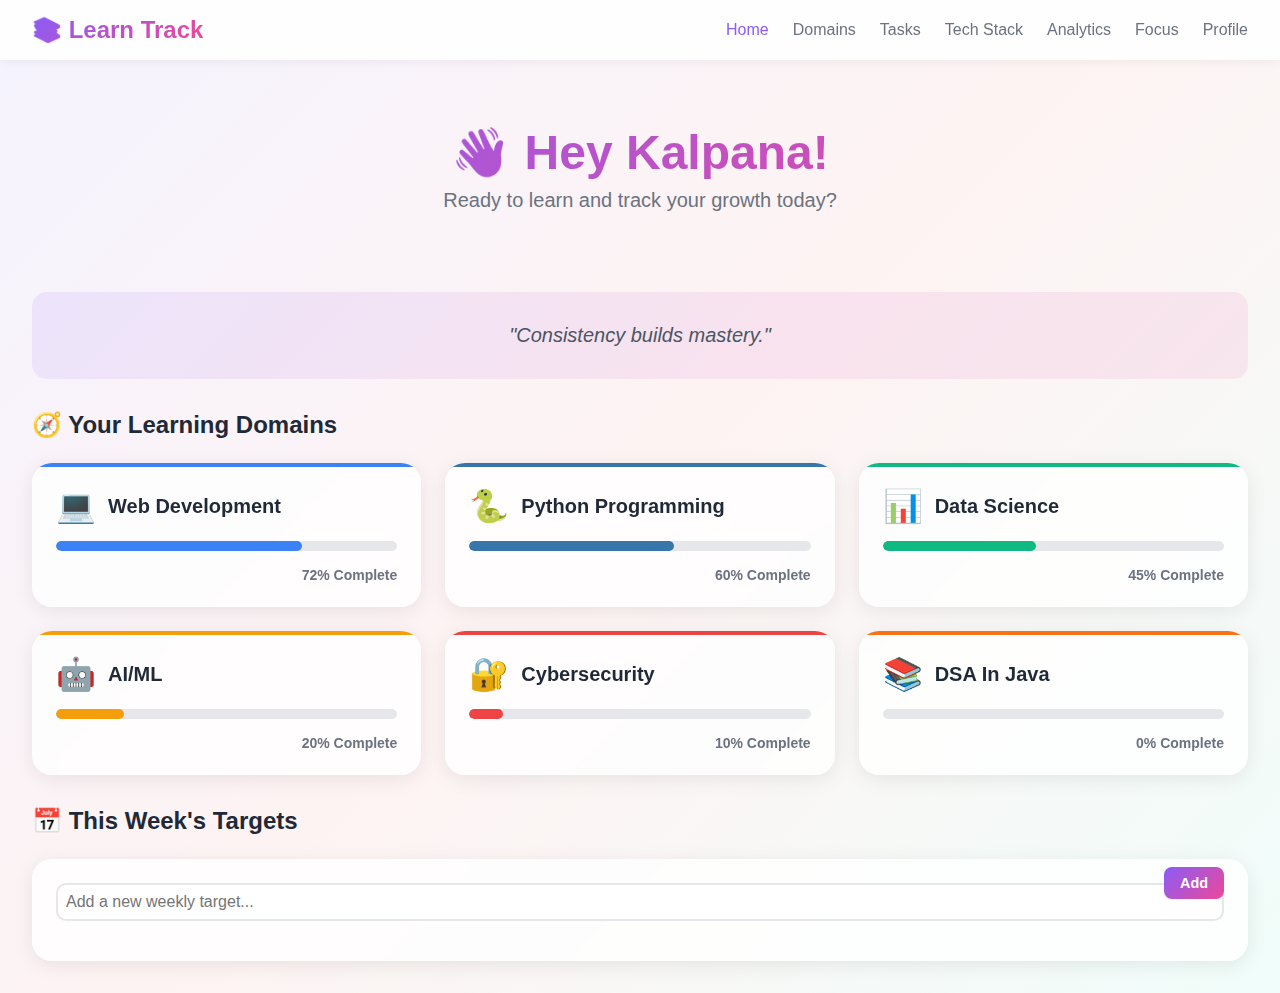
<file: index.html>
<!DOCTYPE html>
<html lang="en">
<head>
    <meta charset="UTF-8">
    <meta name="viewport" content="width=device-width, initial-scale=1.0">
    <title>Learning Journey Tracker - Home</title>
       <link rel="stylesheet" href="style.css" />
    <style>
       
        /* Home Page */
        .welcome-section {
            text-align: center;
            margin-bottom: 3rem;
            padding: 2rem;
        }

        .welcome-section h1 {
            font-size: 2.5rem;
            margin-bottom: 0.5rem;
            background: linear-gradient(135deg, #8b5cf6, #ec4899);
            -webkit-background-clip: text;
            -webkit-text-fill-color: transparent;
            background-clip: text;
        }

        .domain-grid {
            display: grid;
            grid-template-columns: repeat(auto-fit, minmax(280px, 1fr));
            gap: 1.5rem;
            margin-bottom: 2rem;
        }

        .domain-card {
            position: relative;
            overflow: hidden;
        }

        .domain-card::before {
            content: '';
            position: absolute;
            top: 0;
            left: 0;
            right: 0;
            height: 4px;
            background: var(--domain-color);
        }

        .domain-header {
            display: flex;
            align-items: center;
            gap: 0.75rem;
            margin-bottom: 1rem;
        }

        .domain-icon {
            font-size: 2rem;
        }

        .domain-title {
            font-size: 1.25rem;
            font-weight: 600;
        }

        .progress-bar {
            width: 100%;
            height: 10px;
            background: #e5e7eb;
            border-radius: 10px;
            overflow: hidden;
            margin: 1rem 0;
        }

        .progress-fill {
            height: 100%;
            background: var(--domain-color);
            border-radius: 10px;
            transition: width 0.5s ease;
        }

        .progress-text {
            text-align: right;
            font-size: 0.875rem;
            color: #6b7280;
            font-weight: 600;
        }

        .task-item {
            position: relative;
            display: flex;
            align-items: center;
            gap: 0.75rem;
            padding: 0.75rem;
            background: #f9fafb;
            border-radius: 10px;
            margin-bottom: 0.5rem;
        }

        .task-checkbox {
            width: 20px;
            height: 20px;
            accent-color: #8b5cf6;
        }

        .delete-btn {
            position: absolute;
            top: 0.5rem;
            right: 0.5rem;
            background: rgb(223, 7, 7);
            color: white;
            border: none;
            border-radius: 5px;
            padding: 0.25rem 0.5rem;
            font-size: 0.75rem;
            cursor: pointer;
            transition: background 0.3s;
        }

        .delete-btn:hover {
            background: #dc2626;
        }

        .task-completed {
            text-decoration: line-through;
            opacity: 0.6;
        }

        .btn-small {
            background: linear-gradient(135deg, #8b5cf6, #ec4899);
            color: white;
            border: none;
            border-radius: 8px;
            padding: 0.5rem 1rem;
            font-size: 0.9rem;
            font-weight: 600;
            cursor: pointer;
            transition: transform 0.3s, box-shadow 0.3s;
        }

        .btn-small:hover {
            transform: translateY(-1px);
            box-shadow: 0 2px 10px rgba(139, 92, 246, 0.3);
        }

        /* Quote Section */
        .quote-section {
            background: linear-gradient(135deg, rgba(139, 92, 246, 0.1), rgba(236, 72, 153, 0.1));
            padding: 2rem;
            border-radius: 15px;
            text-align: center;
            margin-bottom: 2rem;
        }

        .quote-text {
            font-size: 1.25rem;
            font-style: italic;
            color: #4b5563;
        }

     

        /* Tablet Styles */
        @media (min-width: 481px) and (max-width: 768px) {
            .nav-links {
                gap: 0.75rem;
                font-size: 0.875rem;
            }

            .container {
                padding: 0 1.5rem;
            }

            .domain-grid {
                grid-template-columns: repeat(auto-fit, minmax(250px, 1fr));
                gap: 1rem;
            }

            .welcome-section h1 {
                font-size: 2.25rem;
            }

            .task-item {
                padding: 0.5rem;
            }
        }

        /* Desktop Styles */
        @media (min-width: 1024px) {
            .container {
                max-width: 1400px;
            }

            .domain-grid {
                grid-template-columns: repeat(auto-fit, minmax(300px, 1fr));
            }

            .welcome-section h1 {
                font-size: 3rem;
            }
        }
    </style>
</head>
<body>
    <!-- Navigation -->
    <nav>
        <div class="nav-brand">📚 Learn Track</div>
        <ul class="nav-links">
            <li><a href="index.html" class="active">Home</a></li>
            <li><a href="domains.html">Domains</a></li>
            <li><a href="tasks.html">Tasks</a></li>
            <li><a href="tech.html">Tech Stack</a></li>
            <li><a href="analytics.html">Analytics</a></li>
            <li><a href="focus.html">Focus</a></li>
            <li><a href="profile.html">Profile</a></li>
        </ul>
       <div class="hamburger" onclick="toggleMobileMenu()">
            <span></span>
            <span></span>
            <span></span>
    </nav>

    <div class="container">
        <!-- HOME PAGE -->
        <div id="home" class="page active">
            <div class="welcome-section">
                <h1>👋 Hey Kalpana!</h1>
                <p style="font-size: 1.25rem; color: #6b7280;">Ready to learn and track your growth today?</p>
            </div>

            <div class="quote-section">
                <p class="quote-text">"Consistency builds mastery."</p>
            </div>

            <h2 style="margin-bottom: 1.5rem;">🧭 Your Learning Domains</h2>
            <div class="domain-grid">
                <div class="card domain-card" style="--domain-color: #3b82f6;">
                    <div class="domain-header">
                        <span class="domain-icon">💻</span>
                        <span class="domain-title">Web Development</span>
                    </div>
                    <div class="progress-bar">
                        <div class="progress-fill" style="width: 72%;"></div>
                    </div>
                    <div class="progress-text">72% Complete</div>
                </div>

                <div class="card domain-card" style="--domain-color: #3776ab;">
                    <div class="domain-header">
                        <span class="domain-icon">🐍</span>
                        <span class="domain-title">Python Programming</span>
                    </div>
                    <div class="progress-bar">
                        <div class="progress-fill" style="width: 60%;"></div>
                    </div>
                    <div class="progress-text">60% Complete</div>
                </div>

                <div class="card domain-card" style="--domain-color: #10b981;">
                    <div class="domain-header">
                        <span class="domain-icon">📊</span>
                        <span class="domain-title">Data Science</span>
                    </div>
                    <div class="progress-bar">
                        <div class="progress-fill" style="width: 45%;"></div>
                    </div>
                    <div class="progress-text">45% Complete</div>
                </div>

                <div class="card domain-card" style="--domain-color: #f59e0b;">
                    <div class="domain-header">
                        <span class="domain-icon">🤖</span>
                        <span class="domain-title">AI/ML</span>
                    </div>
                    <div class="progress-bar">
                        <div class="progress-fill" style="width: 20%;"></div>
                    </div>
                    <div class="progress-text">20% Complete</div>
                </div>

                <div class="card domain-card" style="--domain-color: #ef4444;">
                    <div class="domain-header">
                        <span class="domain-icon">🔐</span>
                        <span class="domain-title">Cybersecurity</span>
                    </div>
                    <div class="progress-bar">
                        <div class="progress-fill" style="width: 10%;"></div>
                    </div>
                    <div class="progress-text">10% Complete</div>
                </div>

                <div class="card domain-card" style="--domain-color: #f97316;">
                    <div class="domain-header">
                        <span class="domain-icon">📚</span>
                        <span class="domain-title">DSA In Java</span>
                    </div>
                    <div class="progress-bar">
                        <div class="progress-fill" style="width: 0%;"></div>
                    </div>
                    <div class="progress-text">0% Complete</div>
                </div>
            </div>

            <h2 style="margin: 2rem 0 1.5rem;">📅 This Week's Targets</h2>
            <div class="card" style="position: relative;">
                <input type="text" id="newWeeklyTarget" placeholder="Add a new weekly target..." aria-label="Enter a new weekly target" style="width: 100%; padding: 0.5rem; border: 2px solid #e5e7eb; border-radius: 10px; font-size: 1rem; margin-bottom: 1rem;">
                <button class="btn-small" onclick="addWeeklyTarget()" style="position: absolute; top: 0.5rem; right: 1.5rem;">Add</button>
                <div id="weeklyTargetsContainer">
                    <div class="task-item">
                        <input type="checkbox" class="task-checkbox" onchange="toggleTask(this)" aria-label="Mark task as completed">
                        <span>Complete Web Development Tutorial</span>
                        <button class="delete-btn" onclick="deleteWeeklyTarget(0)" aria-label="Delete task">🗑️</button>
                    </div>
                    <div class="task-item">
                        <input type="checkbox" class="task-checkbox" onchange="toggleTask(this)" aria-label="Mark task as completed">
                        <span>Practice Python Coding Challenges</span>
                        <button class="delete-btn" onclick="deleteWeeklyTarget(1)" aria-label="Delete task">🗑️</button>
                    </div>
                    <div class="task-item">
                        <input type="checkbox" class="task-checkbox" onchange="toggleTask(this)" aria-label="Mark task as completed">
                        <span>Solve DSA Problems in Java</span>
                        <button class="delete-btn" onclick="deleteWeeklyTarget(5)" aria-label="Delete task">🗑️</button>
                    </div>
                </div>
            </div>
        </div>
    </div>

    <script>
        // Load domain data from localStorage and update home page
        function loadDomainData() {
            const saved = localStorage.getItem('domainData');
            if (saved) {
                const domainData = JSON.parse(saved);

                // Update domain cards with saved progress
                const domainCards = document.querySelectorAll('.domain-card');
                domainCards.forEach(card => {
                    const title = card.querySelector('.domain-title').textContent.trim();
                    const domainKey = title === 'Web Development' ? 'webdev' :
                                     title === 'Python Programming' ? 'python' :
                                     title === 'Data Science' ? 'datascience' :
                                     title === 'AI/ML' ? 'aiml' :
                                     title === 'Cybersecurity' ? 'cyber' :
                                     title === 'DSA In Java' ? 'dsajava' : null;

                    if (domainKey && domainData[domainKey]) {
                        const progressFill = card.querySelector('.progress-fill');
                        const progressText = card.querySelector('.progress-text');

                        progressFill.style.width = `${domainData[domainKey].progress}%`;
                        progressText.textContent = `${domainData[domainKey].progress}% Complete`;
                    }
                });
            }
        }

    

        // Load weekly targets from localStorage
        function loadWeeklyTargets() {
            const container = document.getElementById('weeklyTargetsContainer');
            container.innerHTML = ''; // Clear existing content
            const saved = localStorage.getItem('weeklyTargets');
            if (saved) {
                const weeklyTargets = JSON.parse(saved);
                weeklyTargets.forEach((target, index) => {
                    const taskItem = document.createElement('div');
                    taskItem.className = 'task-item';
                    taskItem.innerHTML = `
                        <input type="checkbox" class="task-checkbox" onchange="toggleTask(this)" ${target.completed ? 'checked' : ''}>
                        <span ${target.completed ? 'class="task-completed"' : ''}>${target.name}</span>
                        <button class="delete-btn" onclick="deleteWeeklyTarget(${index})">🗑️</button>
                    `;
                    container.appendChild(taskItem);
                });
            } 

            
        }

        // Toggle task completion and save to localStorage
        function toggleTask(checkbox) {
            const taskItem = checkbox.closest('.task-item');
            const taskText = taskItem.querySelector('span');
            const index = Array.from(taskItem.parentNode.children).indexOf(taskItem);
            let weeklyTargets = JSON.parse(localStorage.getItem('weeklyTargets')) || [];
            if (checkbox.checked) {
                taskText.classList.add('task-completed');
                weeklyTargets[index].completed = true;
            } else {
                taskText.classList.remove('task-completed');
                weeklyTargets[index].completed = false;
            }
            localStorage.setItem('weeklyTargets', JSON.stringify(weeklyTargets));
        }

        // Delete weekly target
        function deleteWeeklyTarget(index) {
            let weeklyTargets = JSON.parse(localStorage.getItem('weeklyTargets')) || [];
            weeklyTargets.splice(index, 1);
            localStorage.setItem('weeklyTargets', JSON.stringify(weeklyTargets));
            loadWeeklyTargets(); // Reload the list
        }



        // Add new weekly target
        function addWeeklyTarget() {
            const input = document.getElementById('newWeeklyTarget');
            const targetName = input.value.trim();
            if (targetName) {
                let weeklyTargets = JSON.parse(localStorage.getItem('weeklyTargets')) || [];
                weeklyTargets.unshift({ name: targetName, completed: false });
                localStorage.setItem('weeklyTargets', JSON.stringify(weeklyTargets));
                input.value = '';
                loadWeeklyTargets(); // Reload the list
            }
        }

        // Toggle hamburger menu
        function toggleMenu() {
            const navLinks = document.querySelector('.nav-links');
            const hamburger = document.querySelector('.hamburger');
            navLinks.classList.toggle('active');
            hamburger.classList.toggle('active');
        }

        document.addEventListener('DOMContentLoaded', function() {
            loadDomainData();
            loadWeeklyTargets();
        });
    </script>
    <script src="script.js"></script>
</body>
</html>
</file>
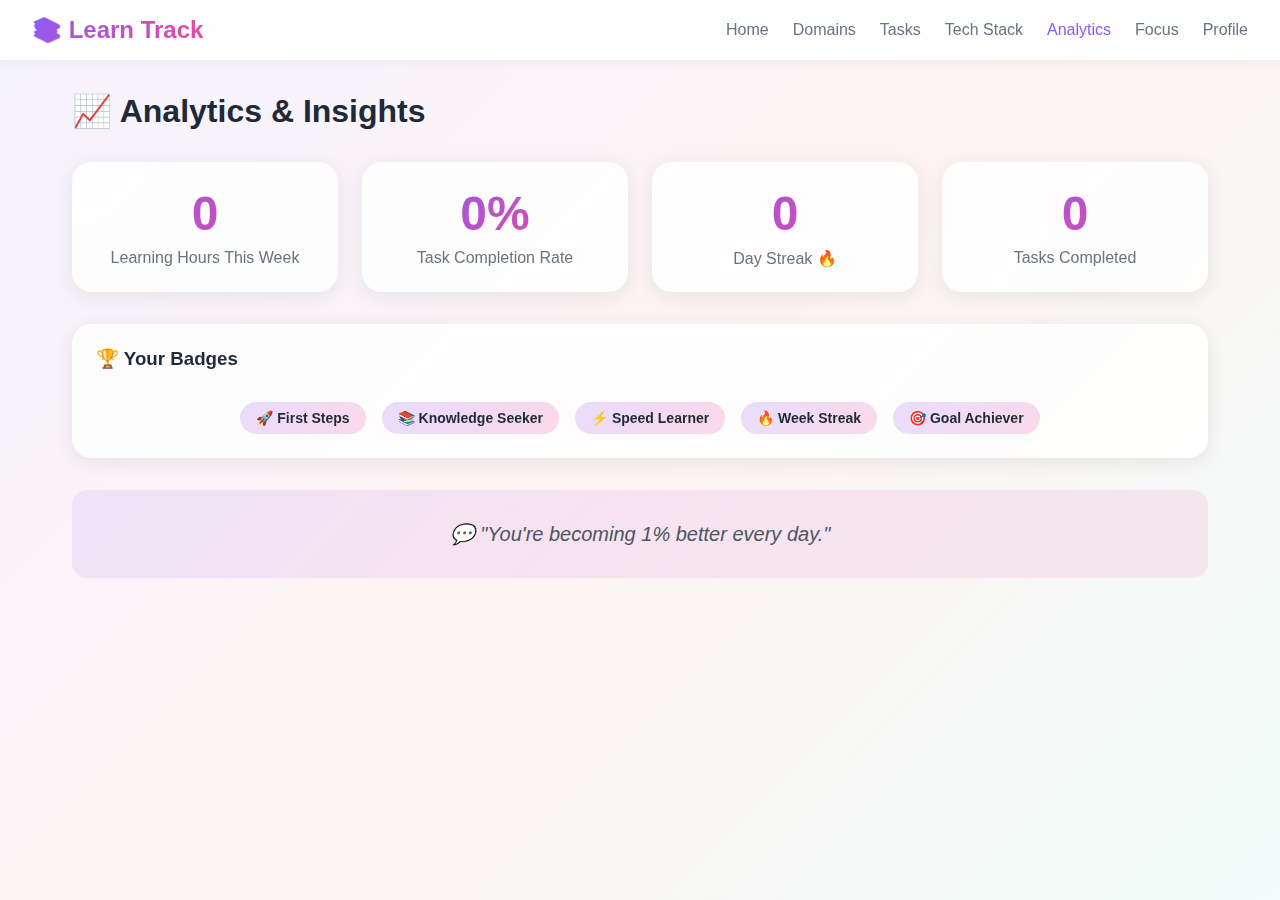
<file: analytics.html>
<!DOCTYPE html>
<html lang="en">
<head>
    <meta charset="UTF-8">
    <meta name="viewport" content="width=device-width, initial-scale=1.0">
    <title>Learning Journey Tracker - Analytics</title>
    <style>
        * {
            margin: 0;
            padding: 0;
            box-sizing: border-box;
        }

        body {
            font-family: 'Inter', 'Segoe UI', sans-serif;
            background: linear-gradient(135deg, #f5f3ff 0%, #fef3f3 50%, #f0fdfa 100%);
            min-height: 100vh;
            color: #1f2937;
        }

        /* Navigation */
        nav {
            background: rgba(255, 255, 255, 0.9);
            -webkit-backdrop-filter: blur(10px);
            backdrop-filter: blur(10px);
            padding: 1rem 2rem;
            box-shadow: 0 2px 10px rgba(0, 0, 0, 0.05);
            position: sticky;
            top: 0;
            z-index: 1000;
            display: flex;
            justify-content: space-between;
            align-items: center;
        }

        .nav-brand {
            font-size: 1.5rem;
            font-weight: 700;
            background: linear-gradient(135deg, #8b5cf6, #ec4899);
            -webkit-background-clip: text;
            -webkit-text-fill-color: transparent;
            background-clip: text;
        }

        .nav-links {
            display: flex;
            gap: 1.5rem;
            list-style: none;
        }

        .nav-links a {
            text-decoration: none;
            color: #6b7280;
            font-weight: 500;
            transition: color 0.3s;
            cursor: pointer;
        }

        .nav-links a:hover, .nav-links a.active {
            color: #8b5cf6;
        }

        /* Container */
        .container {
            max-width: 1200px;
            margin: 2rem auto;
            padding: 0 2rem;
        }

        /* Cards */
        .card {
            background: rgba(255, 255, 255, 0.8);
            backdrop-filter: blur(10px);
            border-radius: 20px;
            padding: 1.5rem;
            box-shadow: 0 4px 20px rgba(0, 0, 0, 0.08);
            transition: transform 0.3s, box-shadow 0.3s;
        }

        .card:hover {
            transform: translateY(-5px);
            box-shadow: 0 8px 30px rgba(0, 0, 0, 0.12);
        }

        /* Analytics */
        .stats-grid {
            display: grid;
            grid-template-columns: repeat(auto-fit, minmax(200px, 1fr));
            gap: 1.5rem;
            margin-bottom: 2rem;
        }

        .stat-card {
            text-align: center;
        }

        .stat-value {
            font-size: 3rem;
            font-weight: 700;
            background: linear-gradient(135deg, #8b5cf6, #ec4899);
            -webkit-background-clip: text;
            -webkit-text-fill-color: transparent;
            background-clip: text;
        }

        .stat-label {
            color: #6b7280;
            margin-top: 0.5rem;
        }

        .badge-container {
            display: flex;
            gap: 1rem;
            justify-content: center;
            flex-wrap: wrap;
            margin-top: 2rem;
        }

        .badge {
            padding: 0.5rem 1rem;
            background: linear-gradient(135deg, rgba(139, 92, 246, 0.2), rgba(236, 72, 153, 0.2));
            border-radius: 20px;
            font-size: 0.875rem;
            font-weight: 600;
        }

        /* Quote Section */
        .quote-section {
            background: linear-gradient(135deg, rgba(139, 92, 246, 0.1), rgba(236, 72, 153, 0.1));
            padding: 2rem;
            border-radius: 15px;
            text-align: center;
            margin-bottom: 2rem;
        }

        .quote-text {
            font-size: 1.25rem;
            font-style: italic;
            color: #4b5563;
        }

        @media (max-width: 768px) {
            .nav-links {
                gap: 0.75rem;
                font-size: 0.875rem;
            }
        }
    </style>
</head>
<body>
    <!-- Navigation -->
    <nav>
        <div class="nav-brand">📚 Learn Track</div>
        <ul class="nav-links">
            <li><a href="index.html">Home</a></li>
            <li><a href="domains.html">Domains</a></li>
            <li><a href="tasks.html">Tasks</a></li>
            <li><a href="tech.html">Tech Stack</a></li>
            <li><a href="analytics.html" class="active">Analytics</a></li>
            <li><a href="focus.html">Focus</a></li>
            <li><a href="profile.html">Profile</a></li>
        </ul>
    </nav>

    <div class="container">
        <!-- ANALYTICS PAGE -->
        <div id="analytics" class="page active">
            <h1 style="margin-bottom: 2rem;">📈 Analytics & Insights</h1>

            <div class="stats-grid">
                <div class="card stat-card">
                    <div class="stat-value">0</div>
                    <div class="stat-label">Learning Hours This Week</div>
                </div>
                <div class="card stat-card">
                    <div class="stat-value">0%</div>
                    <div class="stat-label">Task Completion Rate</div>
                </div>
                <div class="card stat-card">
                    <div class="stat-value">0</div>
                    <div class="stat-label">Day Streak 🔥</div>
                </div>
                <div class="card stat-card">
                    <div class="stat-value">0</div>
                    <div class="stat-label">Tasks Completed</div>
                </div>
            </div>

            <div class="card">
                <h3 style="margin-bottom: 1.5rem;">🏆 Your Badges</h3>
                <div class="badge-container">
                    <div class="badge">🚀 First Steps</div>
                    <div class="badge">📚 Knowledge Seeker</div>
                    <div class="badge">⚡ Speed Learner</div>
                    <div class="badge">🔥 Week Streak</div>
                    <div class="badge">🎯 Goal Achiever</div>
                </div>
            </div>

            <div class="quote-section" style="margin-top: 2rem;">
                <p class="quote-text">💬 "You're becoming 1% better every day."</p>
            </div>
        </div>
    </div>
</body>
</html>
</file>
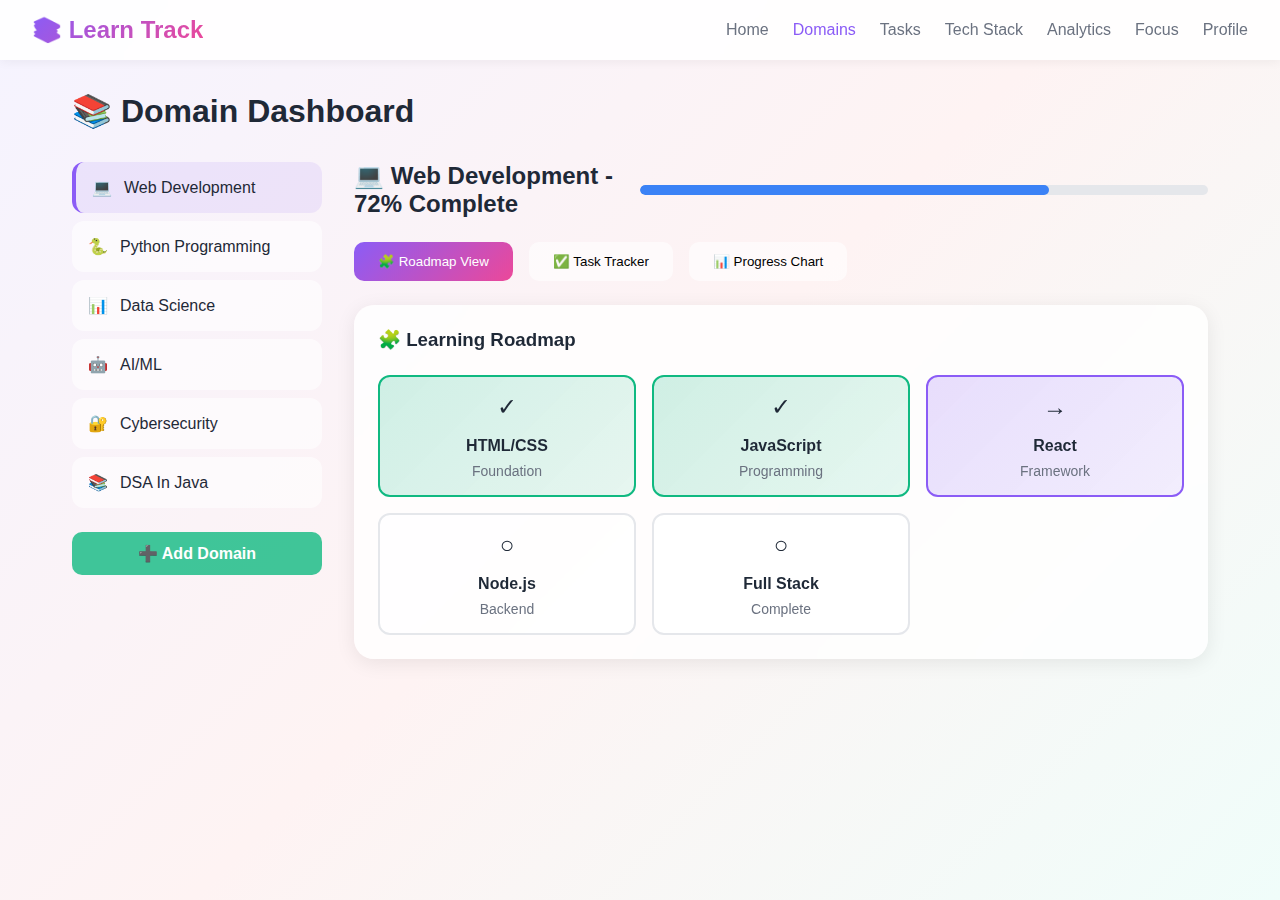
<file: domains.html>
<!DOCTYPE html>
<html lang="en">
<head>
    <meta charset="UTF-8">
    <meta name="viewport" content="width=device-width, initial-scale=1.0">
    <title>Learning Journey Tracker - Domains</title>
    <style>
        * {
            margin: 0;
            padding: 0;
            box-sizing: border-box;
        }

        body {
            font-family: 'Inter', 'Segoe UI', sans-serif;
            background: linear-gradient(135deg, #f5f3ff 0%, #fef3f3 50%, #f0fdfa 100%);
            min-height: 100vh;
            color: #1f2937;
        }

        /* Navigation */
        nav {
            background: rgba(255, 255, 255, 0.9);
            -webkit-backdrop-filter: blur(10px);
            backdrop-filter: blur(10px);
            padding: 1rem 2rem;
            box-shadow: 0 2px 10px rgba(0, 0, 0, 0.05);
            position: sticky;
            top: 0;
            z-index: 1000;
            display: flex;
            justify-content: space-between;
            align-items: center;
        }

        .nav-brand {
            font-size: 1.5rem;
            font-weight: 700;
            background: linear-gradient(135deg, #8b5cf6, #ec4899);
            -webkit-background-clip: text;
            -webkit-text-fill-color: transparent;
            background-clip: text;
        }

        .nav-links {
            display: flex;
            gap: 1.5rem;
            list-style: none;
        }

        .nav-links a {
            text-decoration: none;
            color: #6b7280;
            font-weight: 500;
            transition: color 0.3s;
            cursor: pointer;
        }

        .nav-links a:hover, .nav-links a.active {
            color: #8b5cf6;
        }

        /* Container */
        .container {
            max-width: 1200px;
            margin: 2rem auto;
            padding: 0 2rem;
        }

        /* Cards */
        .card {
            background: rgba(255, 255, 255, 0.8);
            -webkit-backdrop-filter: blur(10px);
            backdrop-filter: blur(10px);
            border-radius: 20px;
            padding: 1.5rem;
            box-shadow: 0 4px 20px rgba(0, 0, 0, 0.08);
            transition: transform 0.3s, box-shadow 0.3s;
        }

        .card:hover {
            transform: translateY(-5px);
            box-shadow: 0 8px 30px rgba(0, 0, 0, 0.12);
        }

        /* Domain Dashboard */
        .domain-dashboard {
            display: grid;
            grid-template-columns: 250px 1fr;
            gap: 2rem;
            margin-top: 2rem;
        }

        .domain-sidebar {
            display: flex;
            flex-direction: column;
            gap: 0.5rem;
        }

        .domain-nav-item {
            padding: 1rem;
            border-radius: 12px;
            background: rgba(255, 255, 255, 0.6);
            cursor: pointer;
            transition: all 0.3s;
            display: flex;
            align-items: center;
            gap: 0.75rem;
        }

        .domain-nav-item:hover, .domain-nav-item.active {
            background: rgba(139, 92, 246, 0.1);
            border-left: 4px solid #8b5cf6;
        }

        .domain-content {
            display: flex;
            flex-direction: column;
        }

        .domain-header {
            display: flex;
            justify-content: space-between;
            align-items: center;
            margin-bottom: 1.5rem;
        }

        .domain-tabs {
            display: flex;
            gap: 1rem;
            margin-bottom: 1.5rem;
        }

        .tab-btn {
            padding: 0.75rem 1.5rem;
            border: none;
            border-radius: 10px;
            background: rgba(255, 255, 255, 0.6);
            cursor: pointer;
            transition: all 0.3s;
            font-weight: 500;
        }

        .tab-btn.active {
            background: linear-gradient(135deg, #8b5cf6, #ec4899);
            color: white;
        }

        .tab-content {
            display: none;
        }

        .tab-content.active {
            display: block;
        }

        .roadmap-grid {
            display: grid;
            grid-template-columns: repeat(auto-fit, minmax(200px, 1fr));
            gap: 1rem;
        }

        .milestone {
            padding: 1rem;
            border-radius: 12px;
            background: rgba(255, 255, 255, 0.8);
            text-align: center;
            position: relative;
            display: flex;
            flex-direction: column;
            gap: 0.5rem;
        }

        .milestone-status {
            display: flex;
            justify-content: center;
            gap: 0.5rem;
            align-items: center;
        }

        .status-badge {
            padding: 0.25rem 0.75rem;
            background: rgba(239, 68, 68, 0.2);
            border-radius: 20px;
            font-size: 0.875rem;
            font-weight: 600;
            color: #ef4444;
        }

        .milestone.completed .status-badge {
            background: rgba(34, 197, 94, 0.2);
            color: #22c55e;
        }

        .milestone.current .status-badge {
            background: rgba(139, 92, 246, 0.2);
            color: #8b5cf6;
        }

        .milestone-btn {
            margin-top: 0.75rem;
            padding: 0.5rem 1rem;
            border: none;
            border-radius: 8px;
            font-size: 0.875rem;
            font-weight: 600;
            cursor: pointer;
            transition: all 0.2s;
        }

        .milestone.completed .milestone-btn {
            background: rgba(16, 185, 129, 0.2);
            color: #10b981;
            cursor: default;
        }

        .milestone.current .milestone-btn,
        .milestone.pending .milestone-btn {
            background: linear-gradient(135deg, #8b5cf6, #ec4899);
            color: white;
        }

        .milestone.current .milestone-btn:hover,
        .milestone.pending .milestone-btn:hover {
            transform: scale(1.05);
        }

        .milestone.completed {
            background: linear-gradient(135deg, rgba(16, 185, 129, 0.2), rgba(16, 185, 129, 0.1));
            border: 2px solid #10b981;
        }

        .milestone.current {
            background: linear-gradient(135deg, rgba(139, 92, 246, 0.2), rgba(139, 92, 246, 0.1));
            border: 2px solid #8b5cf6;
        }

        .milestone.pending {
            background: rgba(255, 255, 255, 0.6);
            border: 2px solid #e5e7eb;
        }

        .chart-container {
            background: rgba(255, 255, 255, 0.8);
            border-radius: 15px;
            padding: 1.5rem;
            margin-top: 1rem;
        }

        .simple-chart {
            height: 200px;
            display: flex;
            align-items: end;
            justify-content: space-around;
            gap: 1rem;
        }

        .chart-bar {
            flex: 1;
            background: linear-gradient(135deg, #8b5cf6, #ec4899);
            border-radius: 5px 5px 0 0;
            min-height: 20px;
            display: flex;
            align-items: end;
            justify-content: center;
            color: white;
            font-weight: 600;
            font-size: 0.875rem;
            padding-bottom: 0.5rem;
        }

        .progress-bar {
            width: 100%;
            height: 10px;
            background: #e5e7eb;
            border-radius: 10px;
            overflow: hidden;
            margin: 1rem 0;
        }

        .progress-fill {
            height: 100%;
            background: var(--domain-color);
            border-radius: 10px;
            transition: width 0.5s ease;
        }

        .task-item {
            display: flex;
            align-items: center;
            gap: 0.75rem;
            padding: 0.75rem;
            background: #f9fafb;
            border-radius: 10px;
            margin-bottom: 0.5rem;
        }

        .task-checkbox {
            width: 20px;
            height: 20px;
            accent-color: #8b5cf6;
        }

        .btn {
            background: linear-gradient(135deg, #8b5cf6, #ec4899);
            color: white;
            padding: 0.75rem 1.5rem;
            border: none;
            border-radius: 10px;
            font-size: 1rem;
            font-weight: 600;
            cursor: pointer;
            transition: transform 0.2s;
        }

        .btn:hover {
            transform: scale(1.05);
        }

        /* Modal Styles */
        .modal {
            display: none;
            position: fixed;
            top: 0;
            left: 0;
            width: 100%;
            height: 100%;
            background: rgba(0, 0, 0, 0.5);
            z-index: 2000;
            justify-content: center;
            align-items: center;
        }

        .modal.active {
            display: flex;
        }

        .modal-content {
            background: rgba(255, 255, 255, 0.95);
            -webkit-backdrop-filter: blur(10px);
            backdrop-filter: blur(10px);
            border-radius: 20px;
            padding: 2rem;
            max-width: 500px;
            width: 90%;
            max-height: 80vh;
            overflow-y: auto;
        }

        .modal-header {
            display: flex;
            justify-content: space-between;
            align-items: center;
            margin-bottom: 1.5rem;
        }

        .modal-title {
            font-size: 1.5rem;
            font-weight: 700;
            background: linear-gradient(135deg, #8b5cf6, #ec4899);
            -webkit-background-clip: text;
            -webkit-text-fill-color: transparent;
            background-clip: text;
        }

        .close-btn {
            background: none;
            border: none;
            font-size: 1.5rem;
            cursor: pointer;
            color: #6b7280;
            padding: 0.5rem;
            border-radius: 50%;
            transition: background 0.2s;
        }

        .close-btn:hover {
            background: rgba(0, 0, 0, 0.1);
        }

        .form-group {
            margin-bottom: 1.5rem;
        }

        .form-label {
            display: block;
            margin-bottom: 0.5rem;
            font-weight: 600;
            color: #374151;
        }

        .form-input {
            width: 100%;
            padding: 0.75rem;
            border: 2px solid #e5e7eb;
            border-radius: 10px;
            font-size: 1rem;
            transition: border-color 0.2s;
        }

        .form-input:focus {
            outline: none;
            border-color: #8b5cf6;
        }

        .form-textarea {
            width: 100%;
            padding: 0.75rem;
            border: 2px solid #e5e7eb;
            border-radius: 10px;
            font-size: 1rem;
            min-height: 100px;
            resize: vertical;
            transition: border-color 0.2s;
        }

        .form-textarea:focus {
            outline: none;
            border-color: #8b5cf6;
        }

        .color-picker {
            display: flex;
            gap: 0.5rem;
            flex-wrap: wrap;
        }

        .color-option {
            width: 40px;
            height: 40px;
            border-radius: 50%;
            border: 3px solid transparent;
            cursor: pointer;
            transition: transform 0.2s;
        }

        .color-option.selected {
            border-color: #1f2937;
            transform: scale(1.1);
        }

        .modal-actions {
            display: flex;
            gap: 1rem;
            justify-content: flex-end;
            margin-top: 2rem;
        }

        .btn-secondary {
            background: rgba(255, 255, 255, 0.8);
            color: #6b7280;
            border: 2px solid #e5e7eb;
        }

        .btn-secondary:hover {
            background: rgba(255, 255, 255, 1);
            transform: scale(1.05);
        }

        @media (max-width: 768px) {
            .domain-dashboard {
                grid-template-columns: 1fr;
            }

            .nav-links {
                gap: 0.75rem;
                font-size: 0.875rem;
            }
        }
    </style>
</head>
<body>
    <!-- Navigation -->
    <nav>
        <div class="nav-brand">📚 Learn Track</div>
        <ul class="nav-links">
            <li><a href="index.html">Home</a></li>
            <li><a href="domains.html" class="active">Domains</a></li>
            <li><a href="tasks.html">Tasks</a></li>
            <li><a href="tech.html">Tech Stack</a></li>
            <li><a href="analytics.html">Analytics</a></li>
            <li><a href="focus.html">Focus</a></li>
            <li><a href="profile.html">Profile</a></li>
        </ul>
    </nav>

    <div class="container">
        <!-- DOMAINS PAGE -->
        <div id="domains" class="page active">
            <h1 style="margin-bottom: 2rem;">📚 Domain Dashboard</h1>
            <div class="domain-dashboard">
                <div class="domain-sidebar">
                    <div class="domain-nav-item active" onclick="selectDomain('webdev')">
                        <span>💻</span>
                        <span>Web Development</span>
                    </div>
                    <div class="domain-nav-item" onclick="selectDomain('python')">
                        <span>🐍</span>
                        <span>Python Programming</span>
                    </div>
                    <div class="domain-nav-item" onclick="selectDomain('datascience')">
                        <span>📊</span>
                        <span>Data Science</span>
                    </div>
                    <div class="domain-nav-item" onclick="selectDomain('aiml')">
                        <span>🤖</span>
                        <span>AI/ML</span>
                    </div>
                    <div class="domain-nav-item" onclick="selectDomain('cyber')">
                        <span>🔐</span>
                        <span>Cybersecurity</span>
                    </div>
                    <div class="domain-nav-item" onclick="selectDomain('dsajava')">
                        <span>📚</span>
                        <span>DSA In Java</span>
                    </div>
                    <button class="btn" style="width: 100%; margin-top: 1rem; background: rgba(16, 185, 129, 0.8);" onclick="openAddDomainModal()">➕ Add Domain</button>
                </div>

                <div class="domain-content">
                    <div class="domain-header">
                        <h2 id="domainTitle">💻 Web Development - 72% Complete</h2>
                        <div class="progress-bar">
                            <div class="progress-fill" id="domainProgress" style="width: 72%; background: #3b82f6;"></div>
                        </div>
                    </div>

                    <div class="domain-tabs">
                        <button class="tab-btn active" onclick="switchTab('roadmap')">🧩 Roadmap View</button>
                        <button class="tab-btn" onclick="switchTab('tasks')">✅ Task Tracker</button>
                        <button class="tab-btn" onclick="switchTab('progress')">📊 Progress Chart</button>
                    </div>

                    <div id="roadmap" class="tab-content active">
                        <div class="card">
                            <h3 style="margin-bottom: 1.5rem;">🧩 Learning Roadmap</h3>
                            <div class="roadmap-grid" id="roadmapGrid">
                                <div class="milestone completed">
                                    <div style="font-size: 1.5rem; margin-bottom: 0.5rem;">✓</div>
                                    <div style="font-weight: 600;">HTML/CSS</div>
                                    <div style="font-size: 0.875rem; color: #6b7280;">Foundation</div>
                                </div>
                                <div class="milestone completed">
                                    <div style="font-size: 1.5rem; margin-bottom: 0.5rem;">✓</div>
                                    <div style="font-weight: 600;">JavaScript</div>
                                    <div style="font-size: 0.875rem; color: #6b7280;">Programming</div>
                                </div>
                                <div class="milestone current">
                                    <div style="font-size: 1.5rem; margin-bottom: 0.5rem;">→</div>
                                    <div style="font-weight: 600;">React</div>
                                    <div style="font-size: 0.875rem; color: #6b7280;">Framework</div>
                                </div>
                                <div class="milestone pending">
                                    <div style="font-size: 1.5rem; margin-bottom: 0.5rem;">○</div>
                                    <div style="font-weight: 600;">Node.js</div>
                                    <div style="font-size: 0.875rem; color: #6b7280;">Backend</div>
                                </div>
                                <div class="milestone pending">
                                    <div style="font-size: 1.5rem; margin-bottom: 0.5rem;">○</div>
                                    <div style="font-weight: 600;">Full Stack</div>
                                    <div style="font-size: 0.875rem; color: #6b7280;">Complete</div>
                                </div>
                            </div>
                        </div>
                    </div>

                    <div id="tasks" class="tab-content">
                        <div class="card">
                            <h3 style="margin-bottom: 1.5rem;">✅ Current Tasks</h3>
                            <div id="domainTaskList">
                                <div class="task-item">
                                    <input type="checkbox" class="task-checkbox">
                                    <span>Build React Portfolio</span>
                                </div>
                                <div class="task-item">
                                    <input type="checkbox" class="task-checkbox">
                                    <span>Learn React Hooks</span>
                                </div>
                                <div class="task-item">
                                    <input type="checkbox" class="task-checkbox">
                                    <span>Complete Tailwind CSS</span>
                                </div>
                            </div>
                        </div>
                    </div>

                    <div id="progress" class="tab-content">
                        <div class="chart-container">
                            <h3 style="margin-bottom: 1.5rem;">📊 Progress Overview</h3>
                            <div class="simple-chart">
                                <div class="chart-bar" style="height: 72%;">Web Dev<br/>72%</div>
                                <div class="chart-bar" style="height: 45%;">Data Sci<br/>45%</div>
                                <div class="chart-bar" style="height: 20%;">AI/ML<br/>20%</div>
                                <div class="chart-bar" style="height: 10%;">Cyber<br/>10%</div>
                            </div>
                        </div>
                    </div>
                </div>
            </div>
        </div>
    </div>

    <!-- Add Domain Modal -->
    <div id="addDomainModal" class="modal">
        <div class="modal-content">
            <div class="modal-header">
                <h2 class="modal-title">➕ Add New Domain</h2>
                <button class="close-btn" onclick="closeAddDomainModal()">×</button>
            </div>

            <form id="addDomainForm">
                <div class="form-group">
                    <label class="form-label">Domain Name</label>
                    <input type="text" class="form-input" id="domainName" placeholder="e.g., Mobile Development" required>
                </div>

                <div class="form-group">
                    <label class="form-label">Domain Icon</label>
                    <input type="text" class="form-input" id="domainIcon" placeholder="e.g., 📱" required>
                </div>

                <div class="form-group">
                    <label class="form-label">Domain Color</label>
                    <div class="color-picker" id="colorPicker">
                        <div class="color-option" style="background: #3b82f6;" data-color="#3b82f6"></div>
                        <div class="color-option" style="background: #10b981;" data-color="#10b981"></div>
                        <div class="color-option" style="background: #f59e0b;" data-color="#f59e0b"></div>
                        <div class="color-option" style="background: #ef4444;" data-color="#ef4444"></div>
                        <div class="color-option" style="background: #8b5cf6;" data-color="#8b5cf6"></div>
                        <div class="color-option" style="background: #f97316;" data-color="#f97316"></div>
                        <div class="color-option" style="background: #06b6d4;" data-color="#06b6d4"></div>
                        <div class="color-option" style="background: #84cc16;" data-color="#84cc16"></div>
                    </div>
                </div>

                <div class="form-group">
                    <label class="form-label">Initial Milestones (one per line)</label>
                    <textarea class="form-textarea" id="domainMilestones" placeholder="HTML/CSS Basics&#10;JavaScript Fundamentals&#10;React Framework&#10;Node.js Backend" required></textarea>
                </div>

                <div class="form-group">
                    <label class="form-label">Initial Tasks (one per line)</label>
                    <textarea class="form-textarea" id="domainTasks" placeholder="Build Portfolio Website&#10;Learn React Hooks&#10;Complete Mobile App" required></textarea>
                </div>

                <div class="modal-actions">
                    <button type="button" class="btn btn-secondary" onclick="closeAddDomainModal()">Cancel</button>
                    <button type="submit" class="btn">Add Domain</button>
                </div>
            </form>
        </div>
    </div>

    <script>
        // Domain Data
        const defaultDomainData = {
            webdev: {
                title: '💻 Web Development',
                progress: 72,
                color: '#3b82f6',
                milestones: [
                    { status: 'completed', title: 'HTML/CSS', subtitle: 'Foundation' },
                    { status: 'completed', title: 'JavaScript', subtitle: 'Programming' },
                    { status: 'current', title: 'React', subtitle: 'Framework' },
                    { status: 'pending', title: 'Node.js', subtitle: 'Backend' },
                    { status: 'pending', title: 'Full Stack', subtitle: 'Complete' }
                ],
                tasks: [
                    'Build React Portfolio',
                    'Learn React Hooks',
                    'Complete Tailwind CSS'
                ],
                chartData: [
                    { label: 'Frontend', value: 80 },
                    { label: 'Backend', value: 60 },
                    { label: 'Database', value: 40 },
                    { label: 'Deployment', value: 30 }
                ]
            },
            python: {
                title: '🐍 Python Programming',
                progress: 60,
                color: '#3776ab',
                milestones: [
                    { status: 'completed', title: 'Python Basics', subtitle: 'Syntax & Variables' },
                    { status: 'completed', title: 'Data Structures', subtitle: 'Lists, Dicts, Sets' },
                    { status: 'current', title: 'Object-Oriented', subtitle: 'Classes & Methods' },
                    { status: 'pending', title: 'Libraries', subtitle: 'NumPy, Pandas' },
                    { status: 'pending', title: 'Advanced Topics', subtitle: 'Decorators, Async' }
                ],
                tasks: [
                    'Complete OOP Tutorial',
                    'Build Python CLI App',
                    'Learn NumPy Basics'
                ],
                chartData: [
                    { label: 'Basics', value: 90 },
                    { label: 'OOP', value: 70 },
                    { label: 'Libraries', value: 50 },
                    { label: 'Advanced', value: 30 }
                ]
            },
            datascience: {
                title: '📊 Data Science',
                progress: 45,
                color: '#10b981',
                milestones: [
                    { status: 'completed', title: 'Python Basics', subtitle: 'Programming' },
                    { status: 'completed', title: 'Pandas/NumPy', subtitle: 'Data Manipulation' },
                    { status: 'current', title: 'Machine Learning', subtitle: 'Algorithms' },
                    { status: 'pending', title: 'Deep Learning', subtitle: 'Neural Networks' },
                    { status: 'pending', title: 'Big Data', subtitle: 'Advanced Analytics' }
                ],
                tasks: [
                    'Complete Pandas Tutorial',
                    'Build ML Model',
                    'Data Visualization Project'
                ],
                chartData: [
                    { label: 'Statistics', value: 70 },
                    { label: 'ML Algorithms', value: 50 },
                    { label: 'Data Viz', value: 60 },
                    { label: 'Big Data', value: 20 }
                ]
            },
            aiml: {
                title: '🤖 AI/ML',
                progress: 20,
                color: '#f59e0b',
                milestones: [
                    { status: 'completed', title: 'Python & Math', subtitle: 'Foundation' },
                    { status: 'current', title: 'Supervised Learning', subtitle: 'Classification' },
                    { status: 'pending', title: 'Neural Networks', subtitle: 'Deep Learning' },
                    { status: 'pending', title: 'Computer Vision', subtitle: 'CNNs' },
                    { status: 'pending', title: 'NLP', subtitle: 'Transformers' }
                ],
                tasks: [
                    'Train CNN Model',
                    'Learn TensorFlow',
                    'NLP Project'
                ],
                chartData: [
                    { label: 'ML Basics', value: 40 },
                    { label: 'Deep Learning', value: 15 },
                    { label: 'Computer Vision', value: 10 },
                    { label: 'NLP', value: 5 }
                ]
            },
            cyber: {
                title: '🔐 Cybersecurity',
                progress: 10,
                color: '#ef4444',
                milestones: [
                    { status: 'current', title: 'Network Security', subtitle: 'Basics' },
                    { status: 'pending', title: 'Cryptography', subtitle: 'Encryption' },
                    { status: 'pending', title: 'Ethical Hacking', subtitle: 'Penetration Testing' },
                    { status: 'pending', title: 'Web Security', subtitle: 'OWASP' },
                    { status: 'pending', title: 'Incident Response', subtitle: 'Forensics' }
                ],
                tasks: [
                    'Learn Network Protocols',
                    'Basic Cryptography',
                    'Security Tools Setup'
                ],
                chartData: [
                    { label: 'Network Sec', value: 20 },
                    { label: 'Crypto', value: 5 },
                    { label: 'Web Sec', value: 10 },
                    { label: 'Forensics', value: 0 }
                ]
            },
            dsajava: {
                title: '📚 DSA In Java',
                progress: 0,
                color: '#f97316',
                milestones: [
                    { status: 'pending', title: 'Java Basics', subtitle: 'Syntax & OOP' },
                    { status: 'pending', title: 'Arrays & Strings', subtitle: 'Data Structures' },
                    { status: 'pending', title: 'Linked Lists', subtitle: 'Dynamic Structures' },
                    { status: 'pending', title: 'Stacks & Queues', subtitle: 'Linear Structures' },
                    { status: 'pending', title: 'Trees & Graphs', subtitle: 'Advanced Structures' }
                ],
                tasks: [
                    'Learn Java Fundamentals',
                    'Implement Basic Algorithms',
                    'Solve LeetCode Problems'
                ],
                chartData: [
                    { label: 'Basics', value: 0 },
                    { label: 'Arrays', value: 0 },
                    { label: 'Trees', value: 0 },
                    { label: 'Graphs', value: 0 }
                ]
            }
        };

        let domainData = { ...defaultDomainData };
        const saved = localStorage.getItem('domainData');
        if (saved) {
            const savedData = JSON.parse(saved);
            Object.assign(domainData, savedData);
        }

        // Domain Selection
        function selectDomain(domain) {
            const items = document.querySelectorAll('.domain-nav-item');
            items.forEach(item => item.classList.remove('active'));
            event.target.closest('.domain-nav-item').classList.add('active');

            const data = domainData[domain];

            // Update domain title and progress
            document.getElementById('domainTitle').textContent = `${data.title} - ${data.progress}% Complete`;
            const progressFill = document.getElementById('domainProgress');
            progressFill.style.width = `${data.progress}%`;
            progressFill.style.background = data.color;

            // Update roadmap milestones
            const roadmapGrid = document.getElementById('roadmapGrid');
            roadmapGrid.innerHTML = '';
            data.milestones.forEach(milestone => {
                const milestoneDiv = document.createElement('div');
                milestoneDiv.className = `milestone ${milestone.status}`;
                milestoneDiv.innerHTML = `
                    <div class="milestone-status">
                        <div style="font-size: 1.5rem;">
                            ${milestone.status === 'completed' ? '✓' : milestone.status === 'current' ? '→' : '○'}
                        </div>
                        <span class="status-badge">${milestone.status === 'completed' ? 'Completed' : milestone.status === 'current' ? 'In Progress' : 'Pending'}</span>
                    </div>
                    <div style="font-weight: 600;">${milestone.title}</div>
                    <div style="font-size: 0.875rem; color: #6b7280;">${milestone.subtitle}</div>
                    <button class="milestone-btn" onclick="completeMilestone('${milestone.title}', '${milestone.status}')">
                        ${milestone.status === 'completed' ? 'Completed' : 'Mark Complete'}
                    </button>
                `;
                roadmapGrid.appendChild(milestoneDiv);
            });

            // Update task list
            const taskList = document.getElementById('domainTaskList');
            taskList.innerHTML = '';
            data.tasks.forEach(task => {
                const taskItem = document.createElement('div');
                taskItem.className = 'task-item';
                taskItem.innerHTML = `
                    <input type="checkbox" class="task-checkbox">
                    <span>${task}</span>
                `;
                taskList.appendChild(taskItem);
            });

            // Update progress chart
            const simpleChart = document.querySelector('.simple-chart');
            simpleChart.innerHTML = '';
            data.chartData.forEach(item => {
                const chartBar = document.createElement('div');
                chartBar.className = 'chart-bar';
                chartBar.style.height = `${item.value}%`;
                chartBar.innerHTML = `${item.label}<br/>${item.value}%`;
                simpleChart.appendChild(chartBar);
            });
        }

        // Tab Switching
        function switchTab(tabId) {
            const tabs = document.querySelectorAll('.tab-content');
            const buttons = document.querySelectorAll('.tab-btn');

            tabs.forEach(tab => tab.classList.remove('active'));
            buttons.forEach(btn => btn.classList.remove('active'));

            document.getElementById(tabId).classList.add('active');
            event.target.classList.add('active');
        }

        // Complete Milestone Function
        function completeMilestone(title, status) {
            // Find the current domain
            const activeDomain = document.querySelector('.domain-nav-item.active span:last-child').textContent.trim();
            const domainKey = activeDomain === 'Web Development' ? 'webdev' :
                             activeDomain === 'Python Programming' ? 'python' :
                             activeDomain === 'Data Science' ? 'datascience' :
                             activeDomain === 'AI/ML' ? 'aiml' :
                             activeDomain === 'Cybersecurity' ? 'cyber' : 'dsajava';

            // Update the milestone status in data
            const milestone = domainData[domainKey].milestones.find(m => m.title === title);
            if (milestone) {
                // Toggle status: if completed, revert to current; if not completed, mark as completed
                const newStatus = status === 'completed' ? 'current' : 'completed';
                milestone.status = newStatus;

                // Recalculate progress
                const totalMilestones = domainData[domainKey].milestones.length;
                const completedMilestones = domainData[domainKey].milestones.filter(m => m.status === 'completed').length;
                domainData[domainKey].progress = Math.round((completedMilestones / totalMilestones) * 100);

                // Update the domain title and progress bar
                document.getElementById('domainTitle').textContent = `${domainData[domainKey].title} - ${domainData[domainKey].progress}% Complete`;
                const progressFill = document.getElementById('domainProgress');
                progressFill.style.width = `${domainData[domainKey].progress}%`;

                // Save to localStorage
                localStorage.setItem('domainData', JSON.stringify(domainData));

                // Update the specific milestone div appearance
                const milestoneDiv = event.target.closest('.milestone');
                milestoneDiv.className = `milestone ${newStatus}`;
                milestoneDiv.innerHTML = `
                    <div class="milestone-status">
                        <div style="font-size: 1.5rem;">
                            ${newStatus === 'completed' ? '✓' : newStatus === 'current' ? '→' : '○'}
                        </div>
                        <span class="status-badge">${newStatus === 'completed' ? 'Completed' : newStatus === 'current' ? 'In Progress' : 'Pending'}</span>
                    </div>
                    <div style="font-weight: 600;">${title}</div>
                    <div style="font-size: 0.875rem; color: #6b7280;">${milestone.subtitle}</div>
                    <button class="milestone-btn" onclick="completeMilestone('${title}', '${newStatus}')">
                        ${newStatus === 'completed' ? 'Completed' : 'Mark Complete'}
                    </button>
                `;
            }
        }

        // Modal Functions
        function openAddDomainModal() {
            document.getElementById('addDomainModal').classList.add('active');
            // Reset form
            document.getElementById('addDomainForm').reset();
            // Reset color selection
            document.querySelectorAll('.color-option').forEach(option => option.classList.remove('selected'));
        }

        function closeAddDomainModal() {
            document.getElementById('addDomainModal').classList.remove('active');
        }

        // Color Picker Functionality
        document.addEventListener('DOMContentLoaded', function() {
            const colorOptions = document.querySelectorAll('.color-option');
            colorOptions.forEach(option => {
                option.addEventListener('click', function() {
                    colorOptions.forEach(opt => opt.classList.remove('selected'));
                    this.classList.add('selected');
                });
            });

            // Form Submission
            document.getElementById('addDomainForm').addEventListener('submit', function(e) {
                e.preventDefault();

                const domainName = document.getElementById('domainName').value.trim();
                const domainIcon = document.getElementById('domainIcon').value.trim();
                const selectedColor = document.querySelector('.color-option.selected');
                const milestonesText = document.getElementById('domainMilestones').value.trim();
                const tasksText = document.getElementById('domainTasks').value.trim();

                if (!domainName || !domainIcon || !selectedColor || !milestonesText || !tasksText) {
                    alert('Please fill in all fields and select a color.');
                    return;
                }

                const color = selectedColor.getAttribute('data-color');

                // Process milestones
                const milestones = milestonesText.split('\n')
                    .map(line => line.trim())
                    .filter(line => line.length > 0)
                    .map((line, index) => ({
                        status: index === 0 ? 'current' : 'pending',
                        title: line,
                        subtitle: 'Learning Phase'
                    }));

                // Process tasks
                const tasks = tasksText.split('\n')
                    .map(line => line.trim())
                    .filter(line => line.length > 0);

                // Generate unique key
                const domainKey = domainName.toLowerCase().replace(/[^a-z0-9]/g, '');

                // Create new domain data
                const newDomain = {
                    title: `${domainIcon} ${domainName}`,
                    progress: 0,
                    color: color,
                    milestones: milestones,
                    tasks: tasks,
                    chartData: [
                        { label: 'Phase 1', value: 0 },
                        { label: 'Phase 2', value: 0 },
                        { label: 'Phase 3', value: 0 },
                        { label: 'Complete', value: 0 }
                    ]
                };

                // Add to domainData
                domainData[domainKey] = newDomain;

                // Save to localStorage
                localStorage.setItem('domainData', JSON.stringify(domainData));

                // Add to sidebar
                const sidebar = document.querySelector('.domain-sidebar');
                const addButton = sidebar.querySelector('button');
                const newDomainItem = document.createElement('div');
                newDomainItem.className = 'domain-nav-item';
                newDomainItem.setAttribute('onclick', `selectDomain('${domainKey}')`);
                newDomainItem.innerHTML = `
                    <span>${domainIcon}</span>
                    <span>${domainName}</span>
                `;
                sidebar.insertBefore(newDomainItem, addButton);

                // Close modal
                closeAddDomainModal();

                // Show success message
                alert(`Domain "${domainName}" added successfully!`);
            });

            // Close modal when clicking outside
            document.getElementById('addDomainModal').addEventListener('click', function(e) {
                if (e.target === this) {
                    closeAddDomainModal();
                }
            });
        });
    </script>
</body>
</html>
</file>
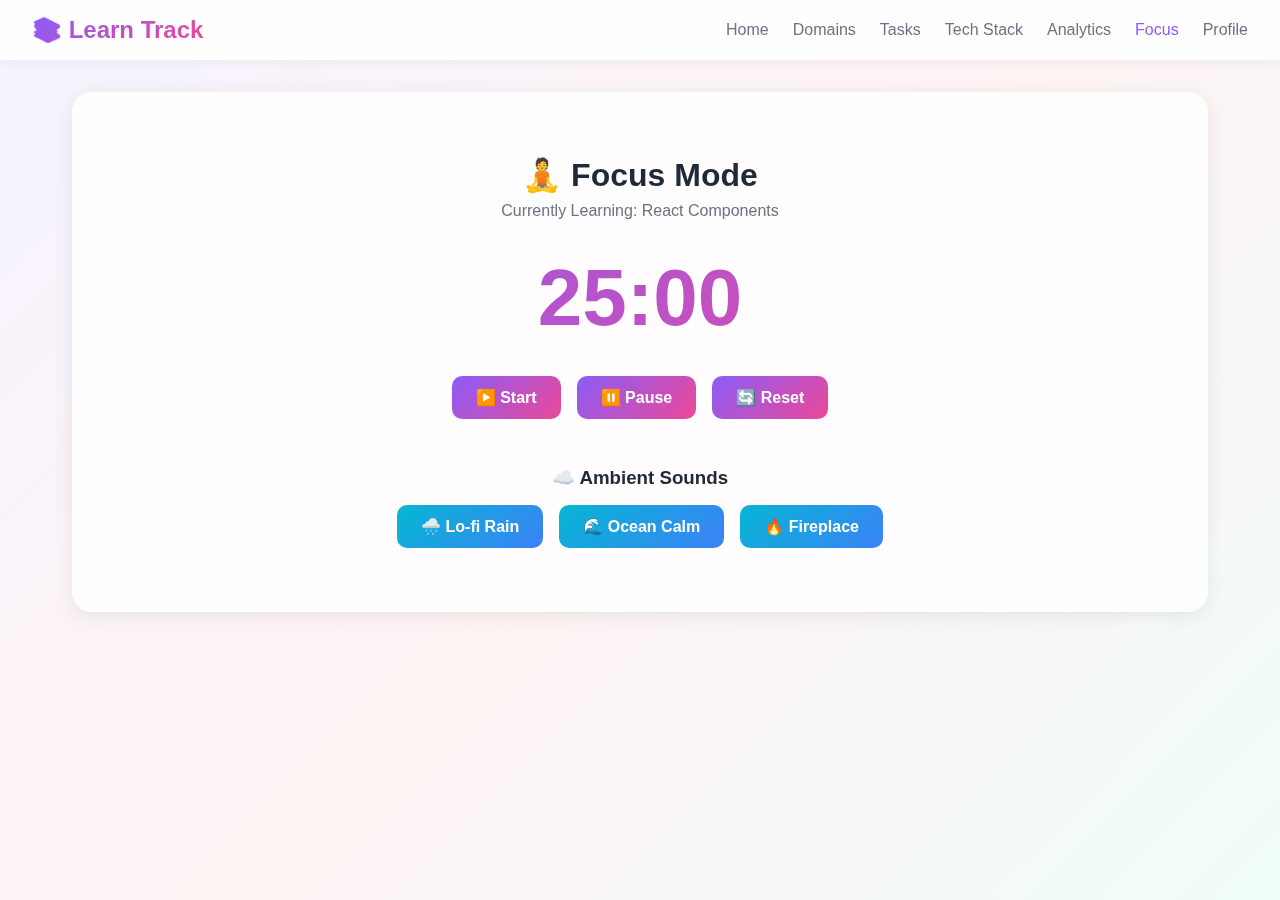
<file: focus.html>
<!DOCTYPE html>
<html lang="en">
<head>
    <meta charset="UTF-8">
    <meta name="viewport" content="width=device-width, initial-scale=1.0">
    <title>Learning Journey Tracker - Focus</title>
    <style>
        * {
            margin: 0;
            padding: 0;
            box-sizing: border-box;
        }

        body {
            font-family: 'Inter', 'Segoe UI', sans-serif;
            background: linear-gradient(135deg, #f5f3ff 0%, #fef3f3 50%, #f0fdfa 100%);
            min-height: 100vh;
            color: #1f2937;
        }

        /* Navigation */
        nav {
            background: rgba(255, 255, 255, 0.9);
            -webkit-backdrop-filter: blur(10px);
            backdrop-filter: blur(10px);
            padding: 1rem 2rem;
            box-shadow: 0 2px 10px rgba(0, 0, 0, 0.05);
            position: sticky;
            top: 0;
            z-index: 1000;
            display: flex;
            justify-content: space-between;
            align-items: center;
        }

        .nav-brand {
            font-size: 1.5rem;
            font-weight: 700;
            background: linear-gradient(135deg, #8b5cf6, #ec4899);
            -webkit-background-clip: text;
            -webkit-text-fill-color: transparent;
            background-clip: text;
        }

        .nav-links {
            display: flex;
            gap: 1.5rem;
            list-style: none;
        }

        .nav-links a {
            text-decoration: none;
            color: #6b7280;
            font-weight: 500;
            transition: color 0.3s;
            cursor: pointer;
        }

        .nav-links a:hover, .nav-links a.active {
            color: #8b5cf6;
        }

        /* Container */
        .container {
            max-width: 1200px;
            margin: 2rem auto;
            padding: 0 2rem;
        }

        /* Cards */
        .card {
            background: rgba(255, 255, 255, 0.8);
            backdrop-filter: blur(10px);
            border-radius: 20px;
            padding: 1.5rem;
            box-shadow: 0 4px 20px rgba(0, 0, 0, 0.08);
            transition: transform 0.3s, box-shadow 0.3s;
        }

        .card:hover {
            transform: translateY(-5px);
            box-shadow: 0 8px 30px rgba(0, 0, 0, 0.12);
        }

        /* Focus Mode */
        .focus-mode {
            text-align: center;
            padding: 4rem 2rem;
        }

        .pomodoro-timer {
            font-size: 5rem;
            font-weight: 700;
            margin: 2rem 0;
            background: linear-gradient(135deg, #8b5cf6, #ec4899);
            -webkit-background-clip: text;
            -webkit-text-fill-color: transparent;
            background-clip: text;
        }

        .timer-controls {
            display: flex;
            justify-content: center;
            gap: 1rem;
            margin-top: 2rem;
        }

        .btn {
            background: linear-gradient(135deg, #8b5cf6, #ec4899);
            color: white;
            padding: 0.75rem 1.5rem;
            border: none;
            border-radius: 10px;
            font-size: 1rem;
            font-weight: 600;
            cursor: pointer;
            transition: transform 0.2s;
        }

        .btn:hover {
            transform: scale(1.05);
        }

        @media (max-width: 768px) {
            .nav-links {
                gap: 0.75rem;
                font-size: 0.875rem;
            }
        }
    </style>
</head>
<body>
    <!-- Navigation -->
    <nav>
        <div class="nav-brand">📚 Learn Track</div>
        <ul class="nav-links">
            <li><a href="index.html">Home</a></li>
            <li><a href="domains.html">Domains</a></li>
            <li><a href="tasks.html">Tasks</a></li>
            <li><a href="tech.html">Tech Stack</a></li>
            <li><a href="analytics.html">Analytics</a></li>
            <li><a href="focus.html" class="active">Focus</a></li>
            <li><a href="profile.html">Profile</a></li>
        </ul>
    </nav>

    <div class="container">
        <!-- FOCUS MODE PAGE -->
        <div id="focus" class="page active">
            <div class="focus-mode card">
                <h1>🧘 Focus Mode</h1>
                <p style="color: #6b7280; margin-top: 0.5rem;">Currently Learning: React Components</p>

                <div class="pomodoro-timer" id="timer">25:00</div>

                <div class="timer-controls">
                    <button class="btn" onclick="startTimer()">▶️ Start</button>
                    <button class="btn" onclick="pauseTimer()">⏸️ Pause</button>
                    <button class="btn" onclick="resetTimer()">🔄 Reset</button>
                </div>

                <div style="margin-top: 3rem;">
                    <h3 style="margin-bottom: 1rem;">☁️ Ambient Sounds</h3>
                    <div style="display: flex; gap: 1rem; justify-content: center; flex-wrap: wrap;">
                        <button class="btn" style="background: linear-gradient(135deg, #06b6d4, #3b82f6);">🌧️ Lo-fi Rain</button>
                        <button class="btn" style="background: linear-gradient(135deg, #06b6d4, #3b82f6);">🌊 Ocean Calm</button>
                        <button class="btn" style="background: linear-gradient(135deg, #06b6d4, #3b82f6);">🔥 Fireplace</button>
                    </div>
                </div>
            </div>
        </div>
    </div>

    <script>
        // Pomodoro Timer
        let timerInterval;
        let timeLeft = 1500; // 25 minutes in seconds
        let isRunning = false;

        function updateTimerDisplay() {
            const minutes = Math.floor(timeLeft / 60);
            const seconds = timeLeft % 60;
            document.getElementById('timer').textContent =
                `${minutes.toString().padStart(2, '0')}:${seconds.toString().padStart(2, '0')}`;
        }

        function startTimer() {
            if (!isRunning) {
                isRunning = true;
                timerInterval = setInterval(() => {
                    if (timeLeft > 0) {
                        timeLeft--;
                        updateTimerDisplay();
                    } else {
                        pauseTimer();
                        alert('🎉 Pomodoro completed! Time for a break!');
                    }
                }, 1000);
            }
        }

        function pauseTimer() {
            isRunning = false;
            clearInterval(timerInterval);
        }

        function resetTimer() {
            pauseTimer();
            timeLeft = 1500;
            updateTimerDisplay();
        }

        // Initialize
        updateTimerDisplay();
    </script>
</body>
</html>
</file>
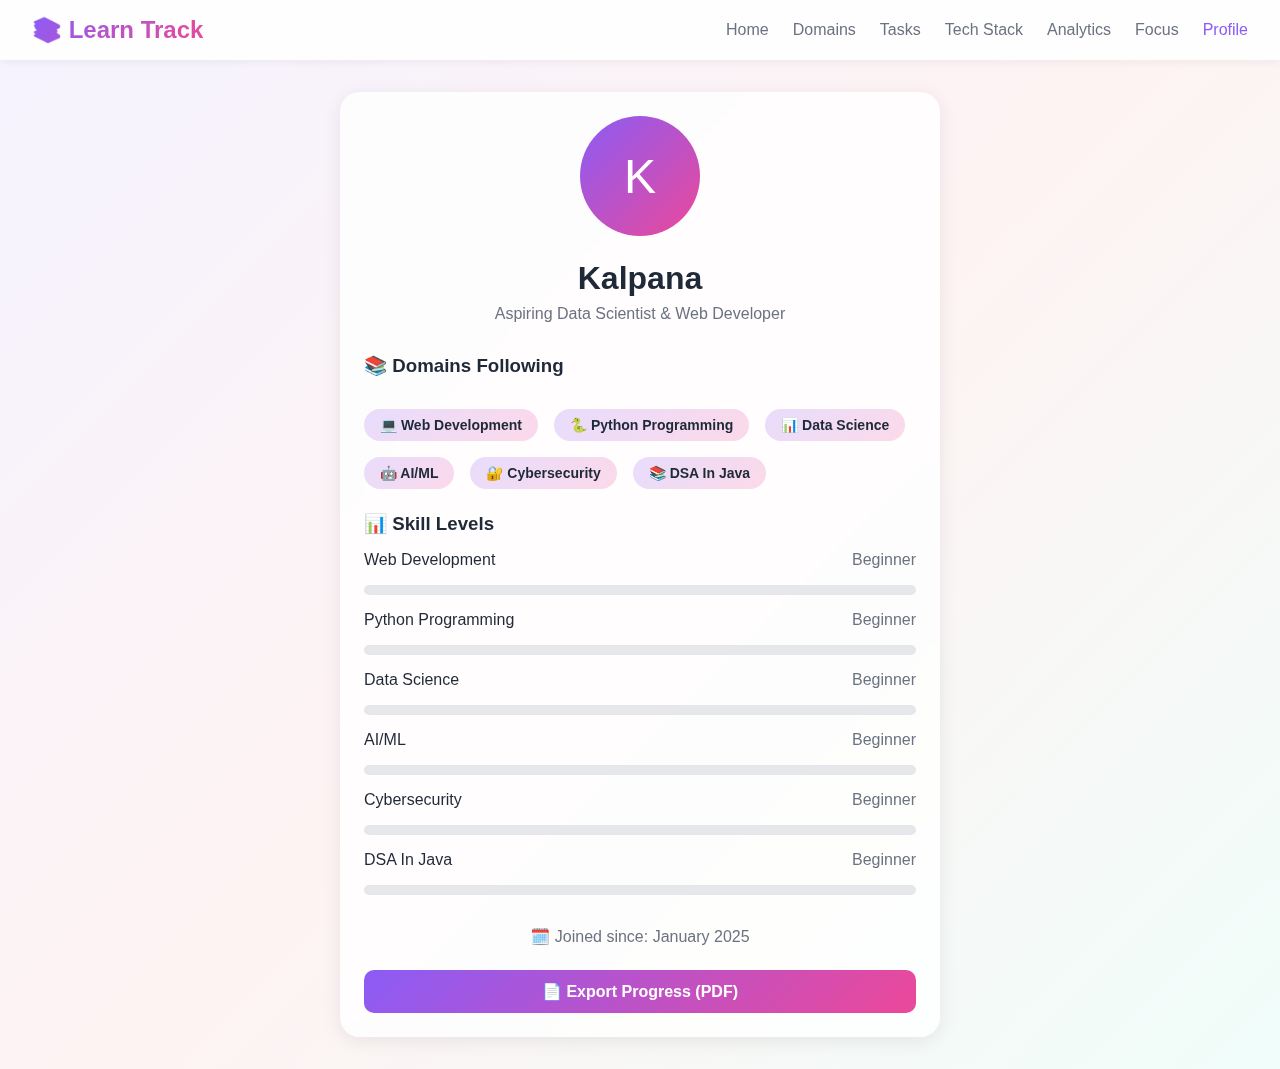
<file: profile.html>
<!DOCTYPE html>
<html lang="en">
<head>
    <meta charset="UTF-8">
    <meta name="viewport" content="width=device-width, initial-scale=1.0">
    <title>Learning Journey Tracker - Profile</title>
       <link rel="stylesheet" href="style.css" />
    <style>
      

        /* Profile */
        .profile-section {
            max-width: 600px;
            margin: 0 auto;
        }

        .profile-avatar {
            width: 120px;
            height: 120px;
            border-radius: 50%;
            background: linear-gradient(135deg, #8b5cf6, #ec4899);
            display: flex;
            align-items: center;
            justify-content: center;
            font-size: 3rem;
            color: white;
            margin: 0 auto 1.5rem;
        }

        .badge-container {
            display: flex;
            gap: 1rem;
            justify-content: center;
            flex-wrap: wrap;
            margin-top: 2rem;
        }

        .badge {
            padding: 0.5rem 1rem;
            background: linear-gradient(135deg, rgba(139, 92, 246, 0.2), rgba(236, 72, 153, 0.2));
            border-radius: 20px;
            font-size: 0.875rem;
            font-weight: 600;
        }

        .progress-bar {
            width: 100%;
            height: 10px;
            background: #e5e7eb;
            border-radius: 10px;
            overflow: hidden;
            margin: 1rem 0;
        }

        .progress-fill {
            height: 100%;
            background: var(--domain-color);
            border-radius: 10px;
            transition: width 0.5s ease;
        }

        .btn {
            background: linear-gradient(135deg, #8b5cf6, #ec4899);
            color: white;
            padding: 0.75rem 1.5rem;
            border: none;
            border-radius: 10px;
            font-size: 1rem;
            font-weight: 600;
            cursor: pointer;
            transition: transform 0.2s;
        }

        .btn:hover {
            transform: scale(1.05);
        }

       
    </style>
</head>
<body>
    <!-- Navigation -->
    <nav>
        <div class="nav-brand">📚 Learn Track</div>
        <ul class="nav-links">
            <li><a href="index.html">Home</a></li>
            <li><a href="domains.html">Domains</a></li>
            <li><a href="tasks.html">Tasks</a></li>
            <li><a href="tech.html">Tech Stack</a></li>
            <li><a href="analytics.html">Analytics</a></li>
            <li><a href="focus.html">Focus</a></li>
            <li><a href="profile.html" class="active">Profile</a></li>
        </ul>
        <div class="hamburger" onclick="toggleMobileMenu()">
            <span></span>
            <span></span>
            <span></span>
    </nav>

    <div class="container">
        <!-- PROFILE PAGE -->
        <div id="profile" class="page active">
            <div class="profile-section card">
                <div class="profile-avatar">K</div>
                <h1 style="text-align: center; margin-bottom: 0.5rem;">Kalpana</h1>
                <p style="text-align: center; color: #6b7280; margin-bottom: 2rem;">Aspiring Data Scientist & Web Developer</p>

                <div style="margin-bottom: 1.5rem;">
                    <h3 style="margin-bottom: 1rem;">📚 Domains Following</h3>
                    <div class="badge-container" style="justify-content: flex-start;">
                        <div class="badge">💻 Web Development</div>
                        <div class="badge">🐍 Python Programming</div>
                        <div class="badge">📊 Data Science</div>
                        <div class="badge">🤖 AI/ML</div>
                        <div class="badge">🔐 Cybersecurity</div>
                        <div class="badge">📚 DSA In Java</div>
                    </div>
                </div>

                <div style="margin-bottom: 1.5rem;">
                    <h3 style="margin-bottom: 1rem;">📊 Skill Levels</h3>
                    <div style="margin-bottom: 1rem;">
                        <div style="display: flex; justify-content: space-between; margin-bottom: 0.5rem;">
                            <span>Web Development</span>
                            <span style="color: #6b7280;">Beginner</span>
                        </div>
                        <div class="progress-bar">
                            <div class="progress-fill" style="width: 0%; background: #3b82f6;"></div>
                        </div>
                    </div>
                    <div style="margin-bottom: 1rem;">
                        <div style="display: flex; justify-content: space-between; margin-bottom: 0.5rem;">
                            <span>Python Programming</span>
                            <span style="color: #6b7280;">Beginner</span>
                        </div>
                        <div class="progress-bar">
                            <div class="progress-fill" style="width: 0%; background: #3776ab;"></div>
                        </div>
                    </div>
                    <div style="margin-bottom: 1rem;">
                        <div style="display: flex; justify-content: space-between; margin-bottom: 0.5rem;">
                            <span>Data Science</span>
                            <span style="color: #6b7280;">Beginner</span>
                        </div>
                        <div class="progress-bar">
                            <div class="progress-fill" style="width: 0%; background: #10b981;"></div>
                        </div>
                    </div>
                    <div style="margin-bottom: 1rem;">
                        <div style="display: flex; justify-content: space-between; margin-bottom: 0.5rem;">
                            <span>AI/ML</span>
                            <span style="color: #6b7280;">Beginner</span>
                        </div>
                        <div class="progress-bar">
                            <div class="progress-fill" style="width: 0%; background: #f59e0b;"></div>
                        </div>
                    </div>
                    <div style="margin-bottom: 1rem;">
                        <div style="display: flex; justify-content: space-between; margin-bottom: 0.5rem;">
                            <span>Cybersecurity</span>
                            <span style="color: #6b7280;">Beginner</span>
                        </div>
                        <div class="progress-bar">
                            <div class="progress-fill" style="width: 0%; background: #ef4444;"></div>
                        </div>
                    </div>
                    <div style="margin-bottom: 1rem;">
                        <div style="display: flex; justify-content: space-between; margin-bottom: 0.5rem;">
                            <span>DSA In Java</span>
                            <span style="color: #6b7280;">Beginner</span>
                        </div>
                        <div class="progress-bar">
                            <div class="progress-fill" style="width: 0%; background: #f97316;"></div>
                        </div>
                    </div>
                </div>

                <div style="text-align: center; color: #6b7280; margin-top: 2rem;">
                    <p>🗓️ Joined since: January 2025</p>
                </div>

                <button class="btn" style="width: 100%; margin-top: 1.5rem;">📄 Export Progress (PDF)</button>
            </div>
        </div>
    </div>
</body>
<script src="script.js"></script>
   
</html>
</file>
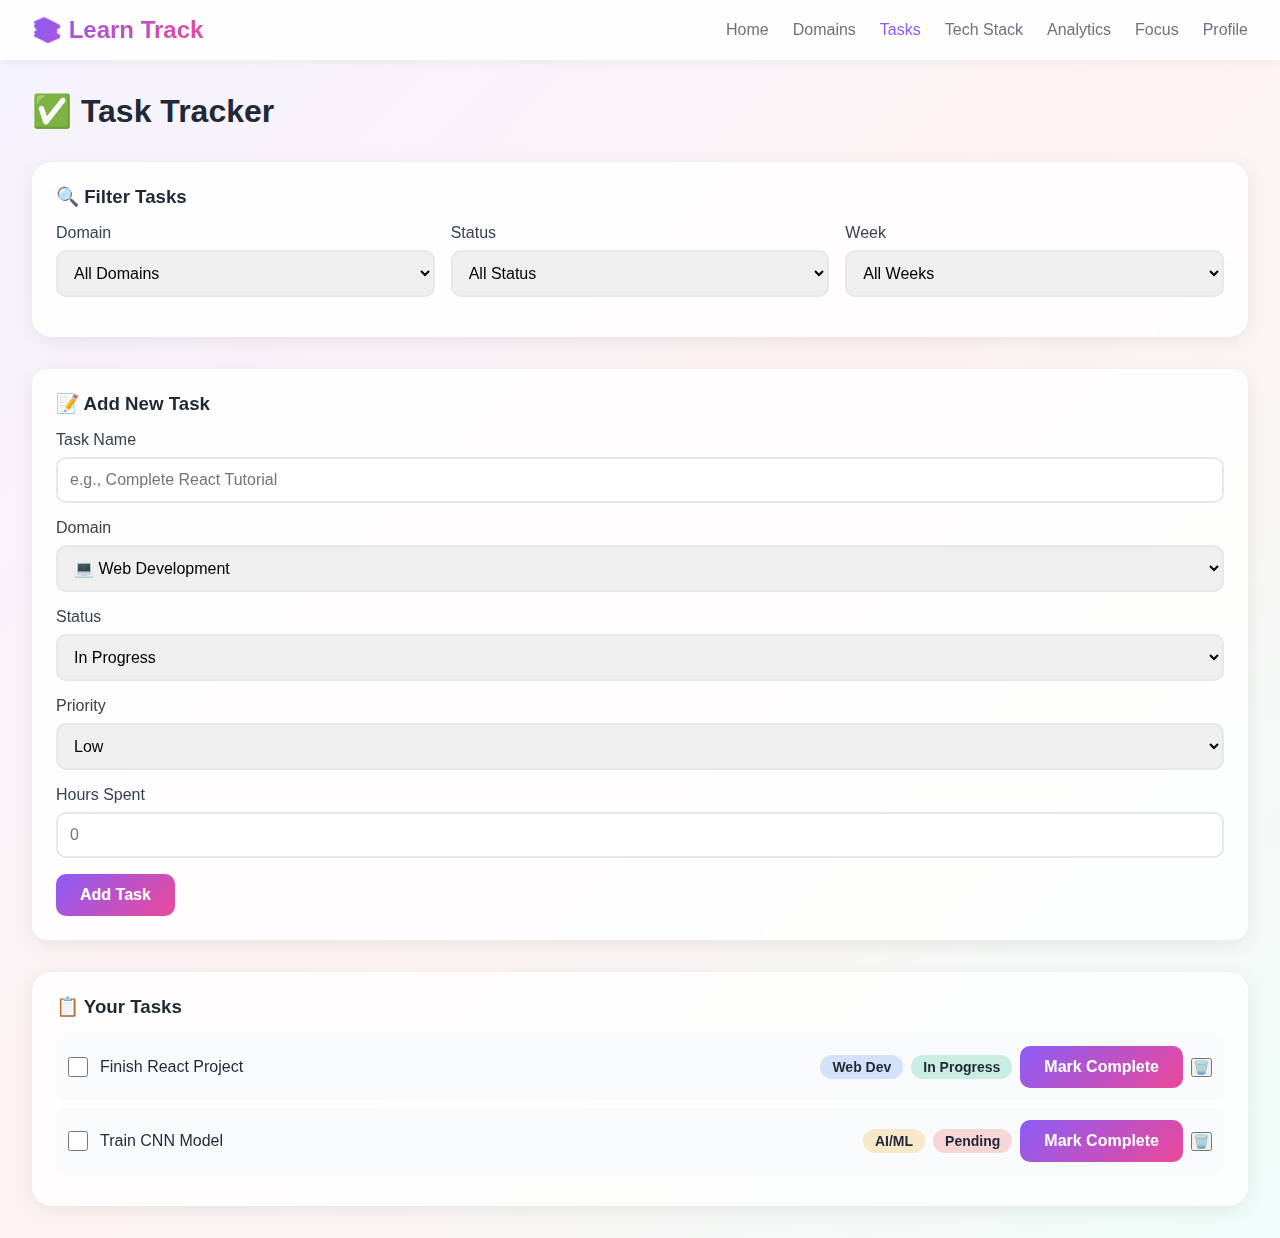
<file: tasks.html>
<!DOCTYPE html>
<html lang="en">
<head>
    <meta charset="UTF-8">
    <meta name="viewport" content="width=device-width, initial-scale=1.0">
    <title>Learning Journey Tracker - Tasks</title>
    <link rel="stylesheet" href="style.css" />
    <style>

        /* Task Tracker */
        .task-form {
            background: rgba(255, 255, 255, 0.8);
            padding: 1.5rem;
            border-radius: 15px;
            margin-bottom: 2rem;
        }

        .form-group {
            margin-bottom: 1rem;
        }

        .form-group label {
            display: block;
            margin-bottom: 0.5rem;
            font-weight: 500;
            color: #374151;
        }

        .form-group input, .form-group select {
            width: 100%;
            padding: 0.75rem;
            border: 2px solid #e5e7eb;
            border-radius: 10px;
            font-size: 1rem;
            transition: border 0.3s;
        }

        .form-group input:focus, .form-group select:focus {
            outline: none;
            border-color: #8b5cf6;
        }

        .btn {
            background: linear-gradient(135deg, #8b5cf6, #ec4899);
            color: white;
            padding: 0.75rem 1.5rem;
            border: none;
            border-radius: 10px;
            font-size: 1rem;
            font-weight: 600;
            cursor: pointer;
            transition: transform 0.2s;
        }

        .btn:hover {
            transform: scale(1.05);
        }

        .task-item {
            display: flex;
            align-items: center;
            gap: 0.75rem;
            padding: 0.75rem;
            background: #f9fafb;
            border-radius: 10px;
            margin-bottom: 0.5rem;
        }

        .task-checkbox {
            width: 20px;
            height: 20px;
            accent-color: #8b5cf6;
        }

        .tech-badge {
            padding: 0.25rem 0.75rem;
            background: linear-gradient(135deg, rgba(139, 92, 246, 0.1), rgba(236, 72, 153, 0.1));
            border-radius: 20px;
            font-size: 0.875rem;
            font-weight: 600;
        }

        /* Mobile Styles */
        @media (max-width: 480px) {
            .container {
                padding: 0 1rem;
            }

            .task-form {
                padding: 1rem;
            }

            .form-group {
                margin-bottom: 1rem;
            }

            .form-group label {
                font-size: 0.875rem;
            }

            .form-group input,
            .form-group select {
                padding: 0.625rem;
                font-size: 0.875rem;
            }

            .btn {
                padding: 0.625rem 1.25rem;
                font-size: 0.875rem;
            }

            .task-item {
                flex-direction: column;
                align-items: flex-start;
                gap: 0.5rem;
                padding: 0.75rem;
            }

            .task-item > div:first-child {
                width: 100%;
            }

            .task-item > div:last-child {
                width: 100%;
                justify-content: space-between;
                flex-wrap: wrap;
                gap: 0.5rem;
            }

            .tech-badge {
                font-size: 0.75rem;
                padding: 0.25rem 0.5rem;
            }

            .status-badge {
                font-size: 0.75rem;
                padding: 0.25rem 0.5rem;
            }

            .mark-complete-btn {
                padding: 0.375rem 0.75rem;
                font-size: 0.75rem;
            }

            .delete-btn {
                padding: 0.375rem 0.75rem;
                font-size: 0.75rem;
            }

            /* Filter section responsive */
            .card:first-child {
                padding: 1rem;
            }

            .card:first-child > div {
                flex-direction: column;
                gap: 1rem;
            }

            .card:first-child .form-group {
                flex: 1;
                min-width: auto;
            }
        }

        /* Tablet Styles */
        @media (min-width: 481px) and (max-width: 768px) {
            .nav-links {
                gap: 0.75rem;
                font-size: 0.875rem;
            }

            .container {
                padding: 0 1.5rem;
            }

            .task-form {
                padding: 1.25rem;
            }

            .task-item {
                padding: 0.875rem;
            }

            .card:first-child > div {
                gap: 1rem;
            }
        }

        /* Desktop Styles */
        @media (min-width: 1024px) {

            .container {
                max-width: 1400px;
            }

            .task-item > div:last-child {
                gap: 0.75rem;
            }
        }

    </style>
</head>
<body>
    <!-- Navigation -->

    <nav>

        <div class="nav-brand">📚 Learn Track</div>
        <ul class="nav-links">
            <li><a href="index.html">Home</a></li>
            <li><a href="domains.html">Domains</a></li>
            <li><a href="tasks.html" class="active">Tasks</a></li>
            <li><a href="tech.html">Tech Stack</a></li>
            <li><a href="analytics.html">Analytics</a></li>
            <li><a href="focus.html">Focus</a></li>
            <li><a href="profile.html">Profile</a></li>

        </ul>
        <div class="hamburger" onclick="toggleMenu()">
            <span></span>
            <span></span>
            <span></span>
    </nav>


    <div class="container">
        <!-- TASKS PAGE -->
        <div id="tasks" class="page active">
            <h1 style="margin-bottom: 2rem;">✅ Task Tracker</h1>

            <div class="card" style="margin-bottom: 2rem;">
                <h3 style="margin-bottom: 1rem;">🔍 Filter Tasks</h3>
                <div style="display: flex; gap: 1rem; flex-wrap: wrap;">
                    <div class="form-group" style="flex: 1; min-width: 200px;">
                        <label for="filterDomain">Domain</label>
                        <select id="filterDomain" onchange="filterTasks()" aria-label="Filter by Domain">
                            <option value="all">All Domains</option>
                            <option value="webdev">💻 Web Development</option>
                            <option value="python">🐍 Python Programming</option>
                            <option value="datascience">📊 Data Science</option>
                            <option value="aiml">🤖 AI/ML</option>
                            <option value="cyber">🔐 Cybersecurity</option>
                            <option value="other">📚 DSA in Java</option>
                        </select>
                    </div>
                    <div class="form-group" style="flex: 1; min-width: 200px;">
                        <label for="filterStatus">Status</label>
                        <select id="filterStatus" onchange="filterTasks()" aria-label="Filter by Status">
                            <option value="all">All Status</option>
                            <option value="in-progress">In Progress</option>
                            <option value="completed">Completed</option>
                            <option value="pending">Pending</option>
                        </select>
                    </div>
                    <div class="form-group" style="flex: 1; min-width: 200px;">
                        <label for="filterWeek">Week</label>
                        <select id="filterWeek" onchange="filterTasks()" aria-label="Filter by Week">
                            <option value="all">All Weeks</option>
                            <option value="this-week">This Week</option>
                            <option value="last-week">Last Week</option>
                        </select>
                    </div>
                </div>
            </div>

            <div class="task-form card">
                <h3 style="margin-bottom: 1rem;">📝 Add New Task</h3>
                <div class="form-group">
                    <label for="taskName">Task Name</label>
                    <input type="text" id="taskName" placeholder="e.g., Complete React Tutorial" aria-label="Enter task name">
                </div>
                <div class="form-group">
                    <label for="taskDomain">Domain</label>
                    <select id="taskDomain" aria-label="Select task domain">
                        <option value="webdev">💻 Web Development</option>
                        <option value="python">🐍 Python Programming</option>
                        <option value="datascience">📊 Data Science</option>
                        <option value="aiml">🤖 AI/ML</option>
                        <option value="cyber">🔐 Cybersecurity</option>
                        <option value="other">📚 DSA in Java</option>
                    </select>
                </div>
                <div class="form-group">
                    <label for="taskStatus">Status</label>
                    <select id="taskStatus" aria-label="Select task status">
                        <option value="in-progress">In Progress</option>
                        <option value="completed">Completed</option>
                        <option value="pending">Pending</option>
                    </select>
                </div>
                <div class="form-group">
                    <label for="taskPriority">Priority</label>
                    <select id="taskPriority" aria-label="Select task priority">
                        <option value="low">Low</option>
                        <option value="medium">Medium</option>
                        <option value="high">High</option>
                    </select>
                </div>
                <div class="form-group">
                    <label for="taskHours">Hours Spent</label>
                    <input type="number" id="taskHours" placeholder="0" min="0" step="0.5" aria-label="Enter hours spent on task">
                </div>
                <button class="btn" onclick="addTask()">Add Task</button>
            </div>

            <div class="card">
                <h3 style="margin-bottom: 1rem;">📋 Your Tasks</h3>
                <div id="taskList">
                    <div class="task-item" style="justify-content: space-between;">
                        <div style="display: flex; gap: 0.75rem; align-items: center;">
                            <input type="checkbox" class="task-checkbox" onchange="toggleTaskStatus(this)" aria-label="Mark task as completed">
                            <span>Finish React Project</span>
                        </div>
                        <div style="display: flex; gap: 0.5rem; align-items: center;">
                            <span class="tech-badge" style="background: rgba(59, 130, 246, 0.2); padding: 0.25rem 0.75rem;">Web Dev</span>
                            <span class="tech-badge status-badge" style="background: rgba(16, 185, 129, 0.2); padding: 0.25rem 0.75rem;" data-status="in-progress">In Progress</span>
                            <button class="btn mark-complete-btn" onclick="markComplete(this)">Mark Complete</button>
                            <button class="delete-btn" onclick="deleteTask(this)">🗑️</button>
                        </div>
                    </div>
                    <div class="task-item" style="justify-content: space-between;">
                        <div style="display: flex; gap: 0.75rem; align-items: center;">
                            <input type="checkbox" class="task-checkbox" onchange="toggleTaskStatus(this)" aria-label="Mark task as completed">
                            <span>Train CNN Model</span>
                        </div>
                        <div style="display: flex; gap: 0.5rem; align-items: center;">
                            <span class="tech-badge" style="background: rgba(245, 158, 11, 0.2); padding: 0.25rem 0.75rem;">AI/ML</span>
                            <span class="tech-badge status-badge" style="background: rgba(239, 68, 68, 0.2); padding: 0.25rem 0.75rem;" data-status="pending">Pending</span>
                            <button class="btn mark-complete-btn" onclick="markComplete(this)">Mark Complete</button>
                            <button class="delete-btn" onclick="deleteTask(this)">🗑️</button>
                        </div>
                    </div>
                </div>
            </div>
        </div>
    </div>

    <script>
        // Task Management
        function addTask() {
            const taskName = document.getElementById('taskName').value;
            const taskDomain = document.getElementById('taskDomain').value;

            if (taskName.trim()) {
                // Add to general task list
                const taskList = document.getElementById('taskList');
                const domainNames = {
                    'webdev': 'Web Dev',
                    'python': 'Python',
                    'datascience': 'Data Science',
                    'aiml': 'AI/ML',
                    'cyber': 'Cyber'
                };
                const domainColors = {
                    'webdev': 'rgba(59, 130, 246, 0.2)',
                    'python': 'rgba(55, 118, 171, 0.2)',
                    'datascience': 'rgba(16, 185, 129, 0.2)',
                    'aiml': 'rgba(245, 158, 11, 0.2)',
                    'cyber': 'rgba(239, 68, 68, 0.2)'
                };

                const taskItem = document.createElement('div');
                taskItem.className = 'task-item';
                taskItem.style.justifyContent = 'space-between';
                const statusColors = {
                    'in-progress': 'rgba(16, 185, 129, 0.2)',
                    'completed': 'rgba(34, 197, 94, 0.2)',
                    'pending': 'rgba(239, 68, 68, 0.2)'
                };
                const statusText = {
                    'in-progress': 'In Progress',
                    'completed': 'Completed',
                    'pending': 'Pending'
                };
                const taskStatus = document.getElementById('taskStatus').value;
                taskItem.innerHTML = `
                    <div style="display: flex; gap: 0.75rem; align-items: center;">
                        <input type="checkbox" class="task-checkbox" onchange="toggleTaskStatus(this)">
                        <span>${taskName}</span>
                    </div>
                    <div style="display: flex; gap: 0.5rem; align-items: center;">
                        <span class="tech-badge" style="background: ${domainColors[taskDomain]}; padding: 0.25rem 0.75rem;">${domainNames[taskDomain]}</span>
                        <span class="tech-badge status-badge" style="background: ${statusColors[taskStatus]}; padding: 0.25rem 0.75rem;" data-status="${taskStatus}">${statusText[taskStatus]}</span>
                        <button class="btn mark-complete-btn" onclick="markComplete(this)">Mark Complete</button>
                        <button class="delete-btn" onclick="deleteTask(this)">🗑️</button>
                    </div>
                `;
                taskList.appendChild(taskItem);
                document.getElementById('taskName').value = '';
            }
        }

        // Mark Complete Function
        function markComplete(button) {
            const taskItem = button.closest('.task-item');
            const statusBadge = taskItem.querySelector('.status-badge');
            const checkbox = taskItem.querySelector('.task-checkbox');

            // Update status badge
            statusBadge.textContent = 'Completed';
            statusBadge.style.background = 'rgba(34, 197, 94, 0.2)';
            statusBadge.setAttribute('data-status', 'completed');

            // Disable checkbox and button
            checkbox.disabled = true;
            button.disabled = true;
            button.textContent = 'Completed';
            button.style.background = 'rgba(34, 197, 94, 1)';
        }

        // Task Status Toggle
        function toggleTaskStatus(checkbox) {
            const taskItem = checkbox.closest('.task-item');
            if (checkbox.checked) {
                taskItem.style.opacity = '0.6';
            } else {
                taskItem.style.opacity = '1';
            }
        }

        // Delete Task Function
        function deleteTask(button) {
            const taskItem = button.closest('.task-item');
            taskItem.remove();
        }


        // Filter Tasks (placeholder)
        function filterTasks() {
            // Implementation for filtering tasks
            console.log('Filtering tasks...');
        }


    </script>
    <script src="script.js"></script>

</body>
</html>
</file>
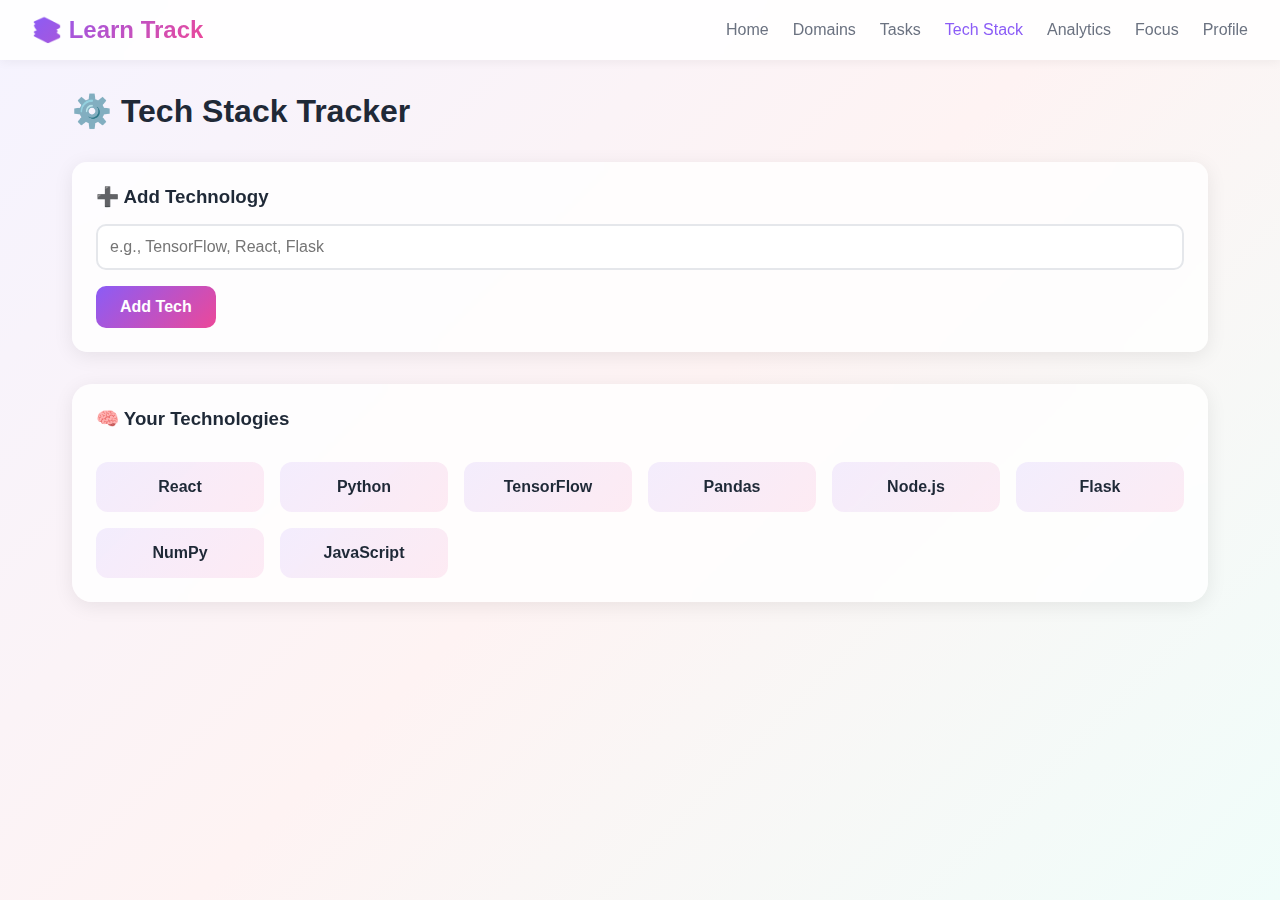
<file: tech.html>
<!DOCTYPE html>
<html lang="en">
<head>
    <meta charset="UTF-8">
    <meta name="viewport" content="width=device-width, initial-scale=1.0">
    <title>Learning Journey Tracker - Tech Stack</title>
         <link rel="stylesheet" href="style.css" />
    <style>
        
        /* Task Tracker */
        .task-form {
            background: rgba(255, 255, 255, 0.8);
            padding: 1.5rem;
            border-radius: 15px;
            margin-bottom: 2rem;
        }

        .form-group {
            margin-bottom: 1rem;
        }

        .form-group input {
            width: 100%;
            padding: 0.75rem;
            border: 2px solid #e5e7eb;
            border-radius: 10px;
            font-size: 1rem;
            transition: border 0.3s;
        }

        .form-group input:focus {
            outline: none;
            border-color: #8b5cf6;
        }

        .btn {
            background: linear-gradient(135deg, #8b5cf6, #ec4899);
            color: white;
            padding: 0.75rem 1.5rem;
            border: none;
            border-radius: 10px;
            font-size: 1rem;
            font-weight: 600;
            cursor: pointer;
            transition: transform 0.2s;
        }

        .btn:hover {
            transform: scale(1.05);
        }

        /* Tech Stack */
        .tech-grid {
            display: grid;
            grid-template-columns: repeat(auto-fill, minmax(150px, 1fr));
            gap: 1rem;
            margin-top: 2rem;
        }

        .tech-badge {
            padding: 1rem;
            background: linear-gradient(135deg, rgba(139, 92, 246, 0.1), rgba(236, 72, 153, 0.1));
            border-radius: 12px;
            text-align: center;
            font-weight: 600;
            cursor: pointer;
            transition: transform 0.3s;
        }

        .tech-badge:hover {
            transform: scale(1.05);
        }

    
    </style>
</head>
<body>
    <!-- Navigation -->
    <nav>
        <div class="nav-brand">📚 Learn Track</div>
        <ul class="nav-links">
            <li><a href="index.html">Home</a></li>
            <li><a href="domains.html">Domains</a></li>
            <li><a href="tasks.html">Tasks</a></li>
            <li><a href="tech.html" class="active">Tech Stack</a></li>
            <li><a href="analytics.html">Analytics</a></li>
            <li><a href="focus.html">Focus</a></li>
            <li><a href="profile.html">Profile</a></li>
        </ul>
        <div class="hamburger" onclick="toggleMobileMenu()">
            <span></span>
            <span></span>
            <span></span>
    </nav>

    <div class="container">
        <!-- TECH STACK PAGE -->
        <div id="tech" class="page active">
            <h1 style="margin-bottom: 2rem;">⚙️ Tech Stack Tracker</h1>

            <div class="task-form card">
                <h3 style="margin-bottom: 1rem;">➕ Add Technology</h3>
                <div class="form-group">
                    <input type="text" id="techName" placeholder="e.g., TensorFlow, React, Flask">
                </div>
                <button class="btn" onclick="addTech()">Add Tech</button>
            </div>

            <div class="card">
                <h3 style="margin-bottom: 1rem;">🧠 Your Technologies</h3>
                <div class="tech-grid" id="techGrid">
                    <div class="tech-badge">React</div>
                    <div class="tech-badge">Python</div>
                    <div class="tech-badge">TensorFlow</div>
                    <div class="tech-badge">Pandas</div>
                    <div class="tech-badge">Node.js</div>
                    <div class="tech-badge">Flask</div>
                    <div class="tech-badge">NumPy</div>
                    <div class="tech-badge">JavaScript</div>
                </div>
            </div>
        </div>
    </div>

    <script>
        // Tech Stack Management
        function addTech() {
            const techName = document.getElementById('techName').value;

            if (techName.trim()) {
                const techGrid = document.getElementById('techGrid');
                const techBadge = document.createElement('div');
                techBadge.className = 'tech-badge';
                techBadge.textContent = techName;
                techGrid.appendChild(techBadge);
                document.getElementById('techName').value = '';
            }
        }
    </script>
    <script src="script.js"></script>
</body>
</html>
</file>
<file: style.css>
* {
            margin: 0;
            padding: 0;
            box-sizing: border-box;
        }
        
        body {
            font-family: 'Inter', 'Segoe UI', sans-serif;
            background: linear-gradient(135deg, #f5f3ff 0%, #fef3f3 50%, #f0fdfa 100%);
            min-height: 100vh;
            color: #1f2937;
        }

        /* Navigation */
        nav {
            background: rgba(255, 255, 255, 0.9);
            -webkit-backdrop-filter: blur(10px);
            backdrop-filter: blur(10px);
            padding: 1rem 2rem;
            box-shadow: 0 2px 10px rgba(0, 0, 0, 0.05);
            position: sticky;
            top: 0;
            z-index: 1000;
            display: flex;
            justify-content: space-between;
            align-items: center;
        }

         .hamburger {
            display: none;
            flex-direction: column;
            cursor: pointer;
            gap: 4px;
        }

        .hamburger span {
            width: 25px;
            height: 3px;
            background: #6b7280;
            transition: 0.3s;
        }

        .nav-brand {
            font-size: 1.5rem;
            font-weight: 700;
            background: linear-gradient(135deg, #8b5cf6, #ec4899);
            -webkit-background-clip: text;
            -webkit-text-fill-color: transparent;
            background-clip: text;
        }

        .nav-links {
            display: flex;
            gap: 1.5rem;
            list-style: none;
        }

        .nav-links a {
            text-decoration: none;
            color: #6b7280;
            font-weight: 500;
            transition: color 0.3s;
            cursor: pointer;
        }

        .nav-links a:hover, .nav-links a.active {
            color: #8b5cf6;
        }

         /* Mobile Navigation */
        @media (max-width: 768px) {
            .hamburger {

                display: flex;
                
            }

            .nav-links {
                position: fixed;
                top: 100%;
                left: 0;
                width: 100%;
                height: calc(100vh - 100%);
                background: rgba(255, 255, 255, 0.95);
                -webkit-backdrop-filter: blur(10px);
                backdrop-filter: blur(10px);
                flex-direction: column;
                justify-content: flex-start;
                align-items: center;
                padding-top: 2rem;
                gap: 2rem;
                transform: translateX(-100%);
                transition: transform 0.3s ease;
                z-index: 999;
            }

            .nav-links.active {
                transform: translateX(0);
            }

            .nav-links li {
                width: 100%;
                text-align: center;
            }

            .nav-links a {
                display: block;
                padding: 1rem;
                width: 100%;
            }
        }


        /* Container */
        .container {
            max-width: 1200px;
            margin: 2rem auto;
            padding: 0 2rem;
        }

          /* Cards */
        .card {
            background: rgba(255, 255, 255, 0.8);
            -webkit-backdrop-filter: blur(10px);
            backdrop-filter: blur(10px);
            border-radius: 20px;
            padding: 1.5rem;
            box-shadow: 0 4px 20px rgba(0, 0, 0, 0.08);
            transition: transform 0.3s, box-shadow 0.3s;
        }

        .card:hover {
            transform: translateY(-5px);
            box-shadow: 0 8px 30px rgba(0, 0, 0, 0.12);
        }
</file>
